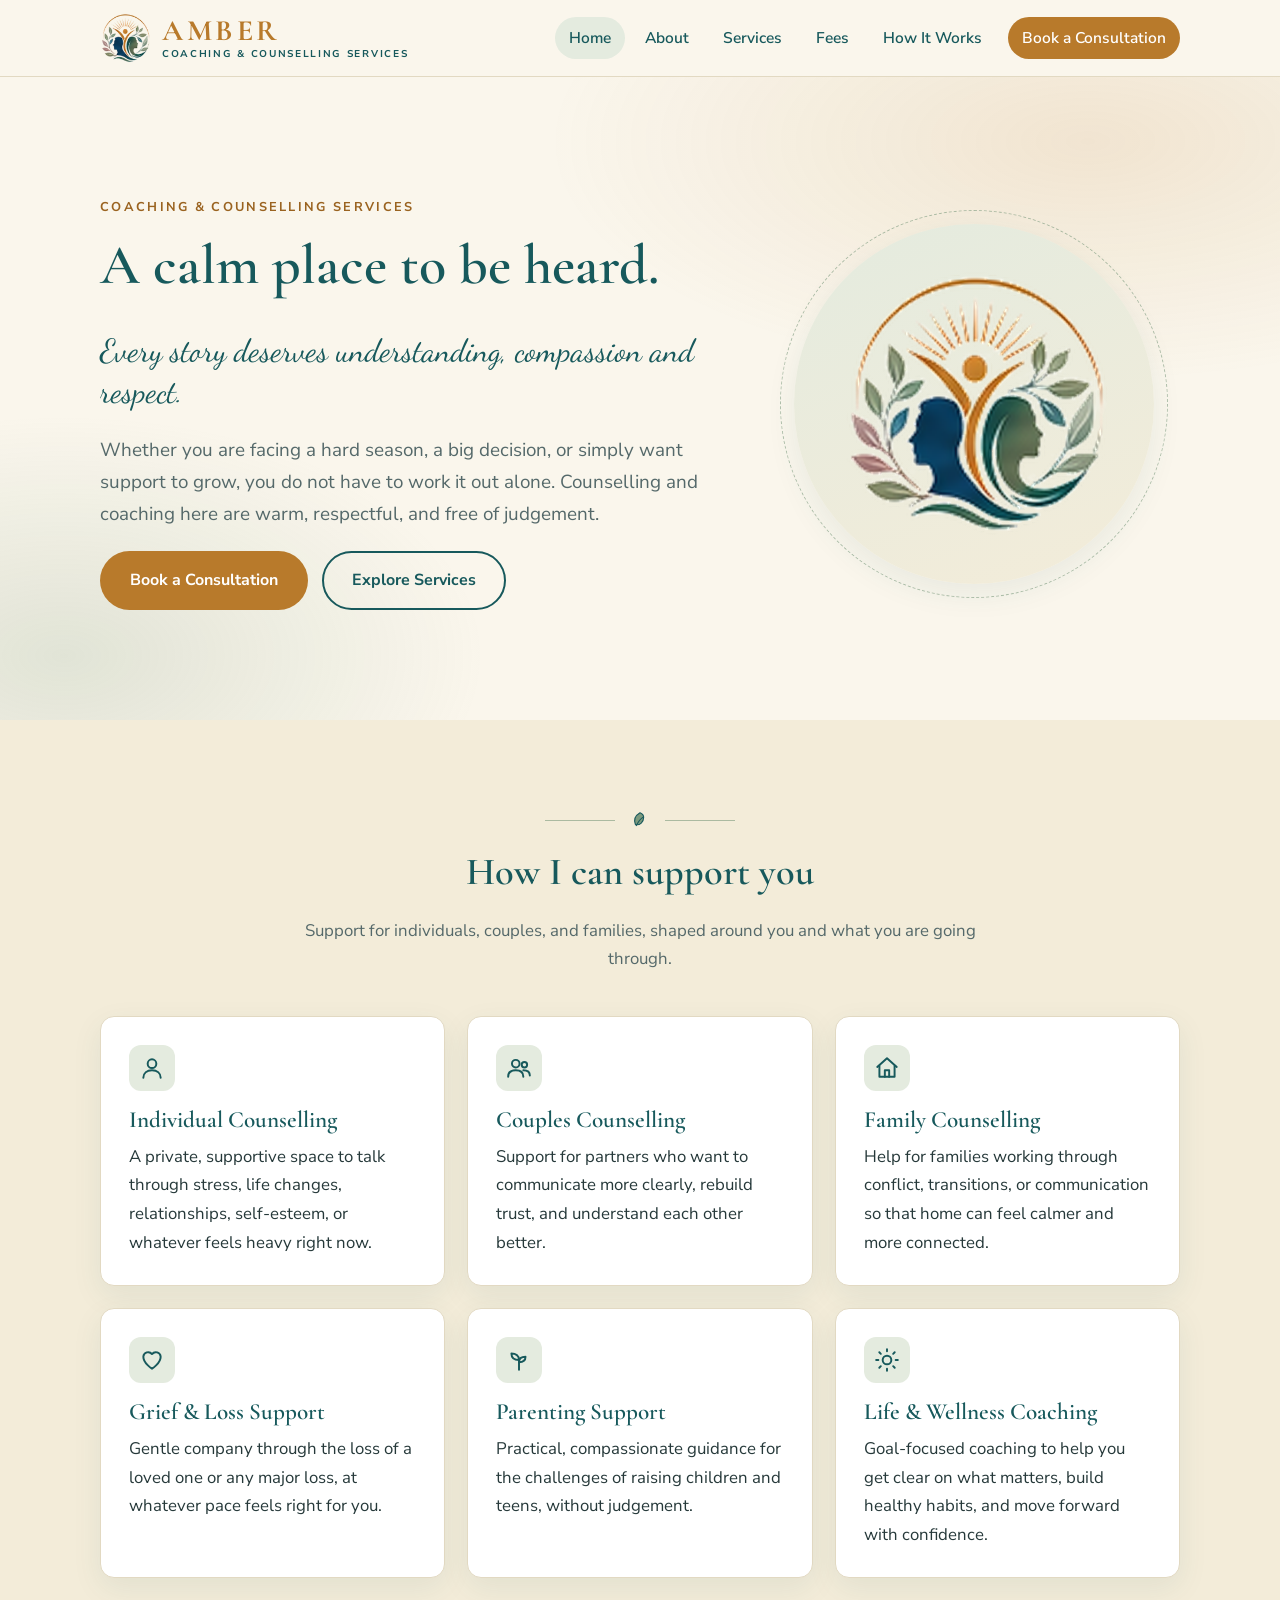
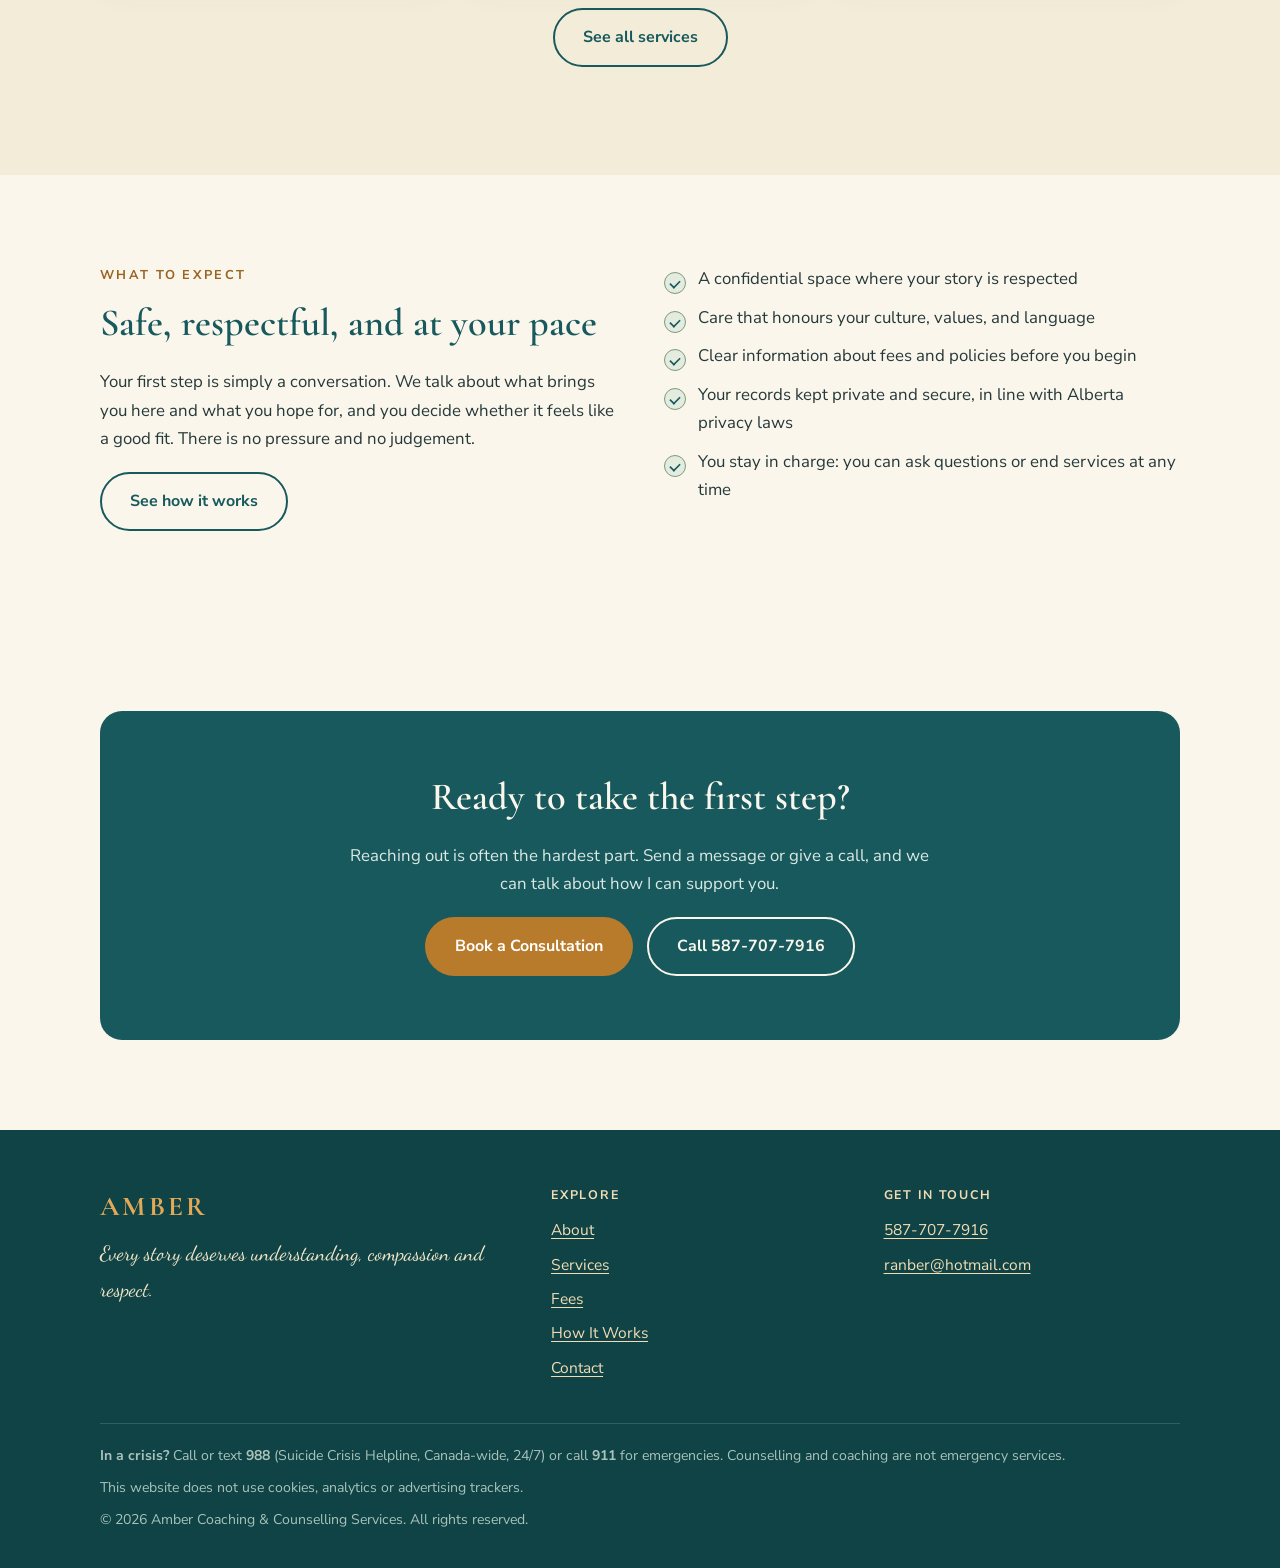
<file: index.html>
<!DOCTYPE html>
<html lang="en-CA">
<head>
  <meta charset="utf-8">
  <meta name="viewport" content="width=device-width, initial-scale=1">
  <title>Amber Coaching & Counselling Services</title>
  <meta name="description" content="Warm, respectful counselling and coaching for individuals, couples, and families. Every story deserves understanding, compassion and respect.">
  <meta name="theme-color" content="#17595c">
  <meta property="og:title" content="Amber Coaching & Counselling Services">
  <meta property="og:description" content="Warm, respectful counselling and coaching for individuals, couples, and families. Every story deserves understanding, compassion and respect.">
  <meta property="og:type" content="website">
  <link rel="icon" href="images/favicon.png" type="image/png">
  <link rel="preconnect" href="https://fonts.googleapis.com">
  <link rel="preconnect" href="https://fonts.gstatic.com" crossorigin>
  <link href="https://fonts.googleapis.com/css2?family=Cormorant+Garamond:wght@500;600;700&family=Dancing+Script:wght@500;600&family=Nunito+Sans:wght@400;600;700;800&display=swap" rel="stylesheet">
  <link rel="stylesheet" href="css/style.css">
</head>
<body>
  <a class="skip-link" href="#main">Skip to main content</a>

  <header class="site-header">
    <div class="container header-inner">
      <a class="brand" href="index.html" aria-label="Amber Coaching & Counselling Services - home">
        <img class="brand-mark" src="images/logo-emblem.png" alt="" width="46" height="48">
        <span class="brand-text">
          <span class="brand-name">AMBER</span>
          <span class="brand-sub">Coaching &amp; Counselling Services</span>
        </span>
      </a>
      <button class="nav-toggle" type="button" aria-expanded="false" aria-controls="site-nav">Menu</button>
      <nav class="site-nav" id="site-nav" aria-label="Main">
        <ul>
          <li><a href="index.html" aria-current="page">Home</a></li>
          <li><a href="about.html">About</a></li>
          <li><a href="services.html">Services</a></li>
          <li><a href="fees.html">Fees</a></li>
          <li><a href="how-it-works.html">How It Works</a></li>
          <li><a class="nav-cta" href="contact.html#request">Book a Consultation</a></li>
        </ul>
      </nav>
    </div>
  </header>

  <main id="main">

    <section class="hero">
      <div class="container hero-grid">
        <div>
          <p class="eyebrow">Coaching &amp; Counselling Services</p>
          <h1>A calm place to be heard.</h1>
          <p class="tagline">Every story deserves understanding, compassion and respect.</p>
          <p class="lead">Whether you are facing a hard season, a big decision, or simply want support to grow, you do not have to work it out alone. Counselling and coaching here are warm, respectful, and free of judgement.</p>
          <div class="btn-row">
            <a class="btn btn-primary" href="contact.html#request">Book a Consultation</a>
            <a class="btn btn-outline" href="services.html">Explore Services</a>
          </div>
        </div>
        <div class="hero-art"><img src="images/logo-emblem.png" alt="Amber Coaching &amp; Counselling Services emblem: a rising sun above two figures framed by leaves" width="290" height="300"></div>
      </div>
    </section>

    <section class="section-soft">
      <div class="container">
        <div class="section-head reveal">
          <div class="divider"><svg width="22" height="22" viewBox="0 0 24 24" aria-hidden="true"><path d="M12 3c-5 3-7 8-5 13 5 1 9-3 9-8 0-2-1.500-4-4-5z" fill="#7c9a7e" stroke="#17595c" stroke-width="1.2" stroke-linejoin="round"/><path d="M8 17c2-4 4-7 7-9" stroke="#17595c" stroke-width="1.2" fill="none" stroke-linecap="round"/></svg></div>
          <h2>How I can support you</h2>
          <p>Support for individuals, couples, and families, shaped around you and what you are going through.</p>
        </div>
        <div class="grid grid-3">
          <article class="card reveal">
            <div class="icon"><svg viewBox="0 0 24 24" fill="none" stroke="#17595c" stroke-width="1.8" stroke-linecap="round" stroke-linejoin="round" aria-hidden="true"><circle cx="12" cy="8" r="4"/><path d="M4 21c0-4.500 3.500-7 8-7s8 2.500 8 7"/></svg></div>
            <h3>Individual Counselling</h3>
            <p>A private, supportive space to talk through stress, life changes, relationships, self-esteem, or whatever feels heavy right now.</p>
          </article>
          <article class="card reveal">
            <div class="icon"><svg viewBox="0 0 24 24" fill="none" stroke="#17595c" stroke-width="1.8" stroke-linecap="round" stroke-linejoin="round" aria-hidden="true"><circle cx="9" cy="8" r="3.500"/><circle cx="17" cy="9" r="2.500"/><path d="M2 20c0-4 3-6 7-6s7 2 7 6M16 14c3.500 0 6 1.500 6 5"/></svg></div>
            <h3>Couples Counselling</h3>
            <p>Support for partners who want to communicate more clearly, rebuild trust, and understand each other better.</p>
          </article>
          <article class="card reveal">
            <div class="icon"><svg viewBox="0 0 24 24" fill="none" stroke="#17595c" stroke-width="1.8" stroke-linecap="round" stroke-linejoin="round" aria-hidden="true"><path d="M3 11l9-8 9 8"/><path d="M5 10v10h14V10"/><path d="M10 20v-6h4v6"/></svg></div>
            <h3>Family Counselling</h3>
            <p>Help for families working through conflict, transitions, or communication so that home can feel calmer and more connected.</p>
          </article>
          <article class="card reveal">
            <div class="icon"><svg viewBox="0 0 24 24" fill="none" stroke="#17595c" stroke-width="1.8" stroke-linecap="round" stroke-linejoin="round" aria-hidden="true"><path d="M12 20s-8-5-8-11a4.500 4.500 0 0 1 8-2.500A4.500 4.500 0 0 1 20 9c0 6-8 11-8 11z"/></svg></div>
            <h3>Grief &amp; Loss Support</h3>
            <p>Gentle company through the loss of a loved one or any major loss, at whatever pace feels right for you.</p>
          </article>
          <article class="card reveal">
            <div class="icon"><svg viewBox="0 0 24 24" fill="none" stroke="#17595c" stroke-width="1.8" stroke-linecap="round" stroke-linejoin="round" aria-hidden="true"><path d="M12 21v-9"/><path d="M12 12c0-4-3-6-7-6 0 4 3 6 7 6z"/><path d="M12 14c0-3 2-5 6-5 0 3-2 5-6 5z"/></svg></div>
            <h3>Parenting Support</h3>
            <p>Practical, compassionate guidance for the challenges of raising children and teens, without judgement.</p>
          </article>
          <article class="card reveal">
            <div class="icon"><svg viewBox="0 0 24 24" fill="none" stroke="#17595c" stroke-width="1.8" stroke-linecap="round" stroke-linejoin="round" aria-hidden="true"><circle cx="12" cy="12" r="4"/><path d="M12 2v2M12 20v2M4.900 4.900l1.400 1.400M17.700 17.700l1.400 1.400M2 12h2M20 12h2M4.900 19.100l1.400-1.400M17.700 6.300l1.400-1.400"/></svg></div>
            <h3>Life &amp; Wellness Coaching</h3>
            <p>Goal-focused coaching to help you get clear on what matters, build healthy habits, and move forward with confidence.</p>
          </article>
        </div>
        <p style="text-align:center;margin-top:30px"><a class="btn btn-outline" href="services.html">See all services</a></p>
      </div>
    </section>

    <section>
      <div class="container two-col">
        <div class="reveal">
          <div class="eyebrow">What to expect</div>
          <h2>Safe, respectful, and at your pace</h2>
          <p>Your first step is simply a conversation. We talk about what brings you here and what you hope for, and you decide whether it feels like a good fit. There is no pressure and no judgement.</p>
          <a class="btn btn-outline" href="how-it-works.html">See how it works</a>
        </div>
        <div class="reveal">
          <ul class="checklist">
            <li>A confidential space where your story is respected</li>
            <li>Care that honours your culture, values, and language</li>
            <li>Clear information about fees and policies before you begin</li>
            <li>Your records kept private and secure, in line with Alberta privacy laws</li>
            <li>You stay in charge: you can ask questions or end services at any time</li>
          </ul>
        </div>
      </div>
    </section>

    <section>
      <div class="container reveal">
        <div class="cta-band">
          <h2>Ready to take the first step?</h2>
          <p>Reaching out is often the hardest part. Send a message or give a call, and we can talk about how I can support you.</p>
          <div class="btn-row">
            <a class="btn btn-primary" href="contact.html#request">Book a Consultation</a>
            <a class="btn btn-outline" href="tel:+15877077916">Call 587-707-7916</a>
          </div>
        </div>
      </div>
    </section>
  </main>

  <footer class="site-footer">
    <div class="container">
      <div class="footer-grid">
        <div>
          <div class="footer-brand">AMBER</div>
          <p class="footer-tag">Every story deserves understanding, compassion and respect.</p>
        </div>
        <div>
          <h4>Explore</h4>
          <ul>
            <li><a href="about.html">About</a></li>
            <li><a href="services.html">Services</a></li>
            <li><a href="fees.html">Fees</a></li>
            <li><a href="how-it-works.html">How It Works</a></li>
            <li><a href="contact.html">Contact</a></li>
          </ul>
        </div>
        <div>
          <h4>Get in touch</h4>
          <ul>
            <li><a href="tel:+15877077916">587-707-7916</a></li>
            <li><a href="mailto:ranber@hotmail.com">ranber@hotmail.com</a></li>
          </ul>
        </div>
      </div>
      <div class="footer-bottom">
        <p><strong>In a crisis?</strong> Call or text <strong>988</strong> (Suicide Crisis Helpline, Canada-wide, 24/7) or call <strong>911</strong> for emergencies. Counselling and coaching are not emergency services.</p>
        <p>This website does not use cookies, analytics or advertising trackers.</p>
        <p>&copy; <span id="year">2026</span> Amber Coaching & Counselling Services. All rights reserved.</p>
      </div>
    </div>
  </footer>

  <script src="js/main.js"></script>
</body>
</html>
</file>
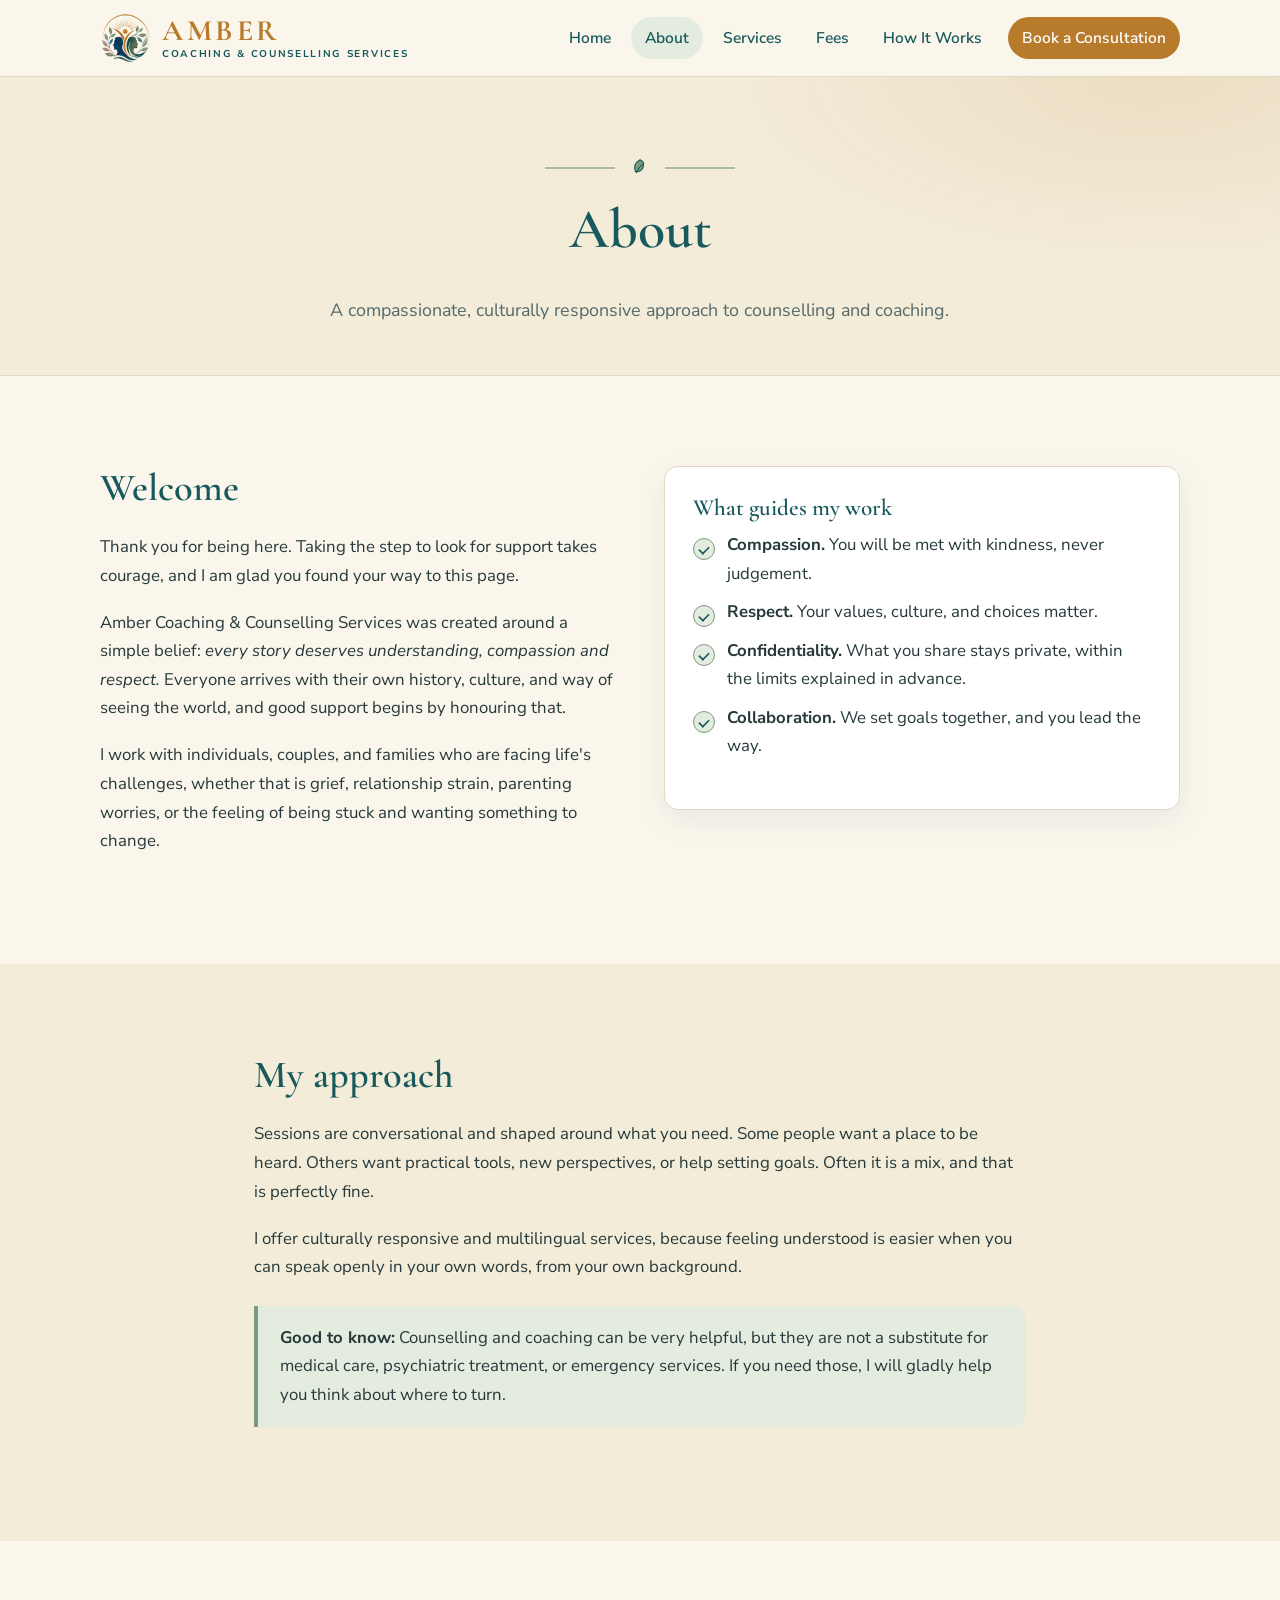
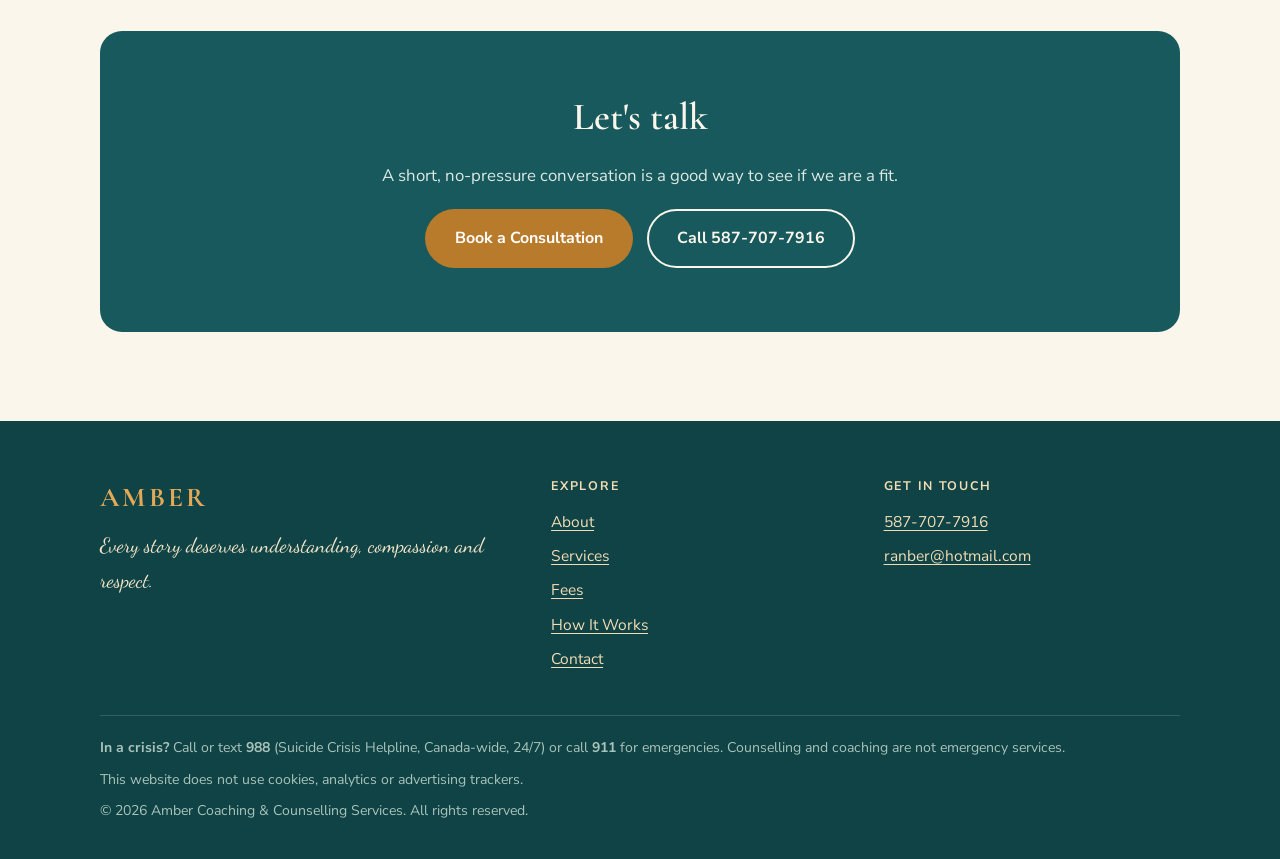
<file: about.html>
<!DOCTYPE html>
<html lang="en-CA">
<head>
  <meta charset="utf-8">
  <meta name="viewport" content="width=device-width, initial-scale=1">
  <title>About | Amber Coaching & Counselling Services</title>
  <meta name="description" content="Meet Amber Coaching & Counselling Services: a compassionate, culturally responsive approach to counselling and coaching.">
  <meta name="theme-color" content="#17595c">
  <meta property="og:title" content="About | Amber Coaching & Counselling Services">
  <meta property="og:description" content="Meet Amber Coaching & Counselling Services: a compassionate, culturally responsive approach to counselling and coaching.">
  <meta property="og:type" content="website">
  <link rel="icon" href="images/favicon.png" type="image/png">
  <link rel="preconnect" href="https://fonts.googleapis.com">
  <link rel="preconnect" href="https://fonts.gstatic.com" crossorigin>
  <link href="https://fonts.googleapis.com/css2?family=Cormorant+Garamond:wght@500;600;700&family=Dancing+Script:wght@500;600&family=Nunito+Sans:wght@400;600;700;800&display=swap" rel="stylesheet">
  <link rel="stylesheet" href="css/style.css">
</head>
<body>
  <a class="skip-link" href="#main">Skip to main content</a>

  <header class="site-header">
    <div class="container header-inner">
      <a class="brand" href="index.html" aria-label="Amber Coaching & Counselling Services - home">
        <img class="brand-mark" src="images/logo-emblem.png" alt="" width="46" height="48">
        <span class="brand-text">
          <span class="brand-name">AMBER</span>
          <span class="brand-sub">Coaching &amp; Counselling Services</span>
        </span>
      </a>
      <button class="nav-toggle" type="button" aria-expanded="false" aria-controls="site-nav">Menu</button>
      <nav class="site-nav" id="site-nav" aria-label="Main">
        <ul>
          <li><a href="index.html">Home</a></li>
          <li><a href="about.html" aria-current="page">About</a></li>
          <li><a href="services.html">Services</a></li>
          <li><a href="fees.html">Fees</a></li>
          <li><a href="how-it-works.html">How It Works</a></li>
          <li><a class="nav-cta" href="contact.html#request">Book a Consultation</a></li>
        </ul>
      </nav>
    </div>
  </header>

  <main id="main">
    <section class="page-banner" style="padding-bottom:clamp(30px,5vw,50px)">
      <div class="container">
        <div class="divider"><svg width="22" height="22" viewBox="0 0 24 24" aria-hidden="true"><path d="M12 3c-5 3-7 8-5 13 5 1 9-3 9-8 0-2-1.500-4-4-5z" fill="#7c9a7e" stroke="#17595c" stroke-width="1.2" stroke-linejoin="round"/><path d="M8 17c2-4 4-7 7-9" stroke="#17595c" stroke-width="1.2" fill="none" stroke-linecap="round"/></svg></div>
        <h1>About</h1>
        <p>A compassionate, culturally responsive approach to counselling and coaching.</p>
      </div>
    </section>
    <section>
      <div class="container two-col">
        <div class="prose reveal">
          <h2>Welcome</h2>
          <p>Thank you for being here. Taking the step to look for support takes courage, and I am glad you found your way to this page.</p>
          <p>Amber Coaching &amp; Counselling Services was created around a simple belief: <em>every story deserves understanding, compassion and respect.</em> Everyone arrives with their own history, culture, and way of seeing the world, and good support begins by honouring that.</p>
          <p>I work with individuals, couples, and families who are facing life's challenges, whether that is grief, relationship strain, parenting worries, or the feeling of being stuck and wanting something to change.</p>
          <!-- TODO for owner: add a short personal paragraph here (background, training, why she does this work). -->
        </div>
        <aside class="card reveal">
          <h3>What guides my work</h3>
          <ul class="checklist">
            <li><strong>Compassion.</strong> You will be met with kindness, never judgement.</li>
            <li><strong>Respect.</strong> Your values, culture, and choices matter.</li>
            <li><strong>Confidentiality.</strong> What you share stays private, within the limits explained in advance.</li>
            <li><strong>Collaboration.</strong> We set goals together, and you lead the way.</li>
          </ul>
        </aside>
      </div>
    </section>

    <section class="section-soft">
      <div class="container prose reveal">
        <h2>My approach</h2>
        <p>Sessions are conversational and shaped around what you need. Some people want a place to be heard. Others want practical tools, new perspectives, or help setting goals. Often it is a mix, and that is perfectly fine.</p>
        <p>I offer culturally responsive and multilingual services, because feeling understood is easier when you can speak openly in your own words, from your own background.</p>
        <div class="note">
          <p><strong>Good to know:</strong> Counselling and coaching can be very helpful, but they are not a substitute for medical care, psychiatric treatment, or emergency services. If you need those, I will gladly help you think about where to turn.</p>
        </div>
        <!-- TODO for owner: add credentials / professional registration details here (builds trust and may be required by her regulatory body). -->
      </div>
    </section>

    <section>
      <div class="container reveal">
        <div class="cta-band">
          <h2>Let's talk</h2>
          <p>A short, no-pressure conversation is a good way to see if we are a fit.</p>
          <div class="btn-row">
            <a class="btn btn-primary" href="contact.html#request">Book a Consultation</a>
            <a class="btn btn-outline" href="tel:+15877077916">Call 587-707-7916</a>
          </div>
        </div>
      </div>
    </section>
  </main>

  <footer class="site-footer">
    <div class="container">
      <div class="footer-grid">
        <div>
          <div class="footer-brand">AMBER</div>
          <p class="footer-tag">Every story deserves understanding, compassion and respect.</p>
        </div>
        <div>
          <h4>Explore</h4>
          <ul>
            <li><a href="about.html">About</a></li>
            <li><a href="services.html">Services</a></li>
            <li><a href="fees.html">Fees</a></li>
            <li><a href="how-it-works.html">How It Works</a></li>
            <li><a href="contact.html">Contact</a></li>
          </ul>
        </div>
        <div>
          <h4>Get in touch</h4>
          <ul>
            <li><a href="tel:+15877077916">587-707-7916</a></li>
            <li><a href="mailto:ranber@hotmail.com">ranber@hotmail.com</a></li>
          </ul>
        </div>
      </div>
      <div class="footer-bottom">
        <p><strong>In a crisis?</strong> Call or text <strong>988</strong> (Suicide Crisis Helpline, Canada-wide, 24/7) or call <strong>911</strong> for emergencies. Counselling and coaching are not emergency services.</p>
        <p>This website does not use cookies, analytics or advertising trackers.</p>
        <p>&copy; <span id="year">2026</span> Amber Coaching & Counselling Services. All rights reserved.</p>
      </div>
    </div>
  </footer>

  <script src="js/main.js"></script>
</body>
</html>
</file>
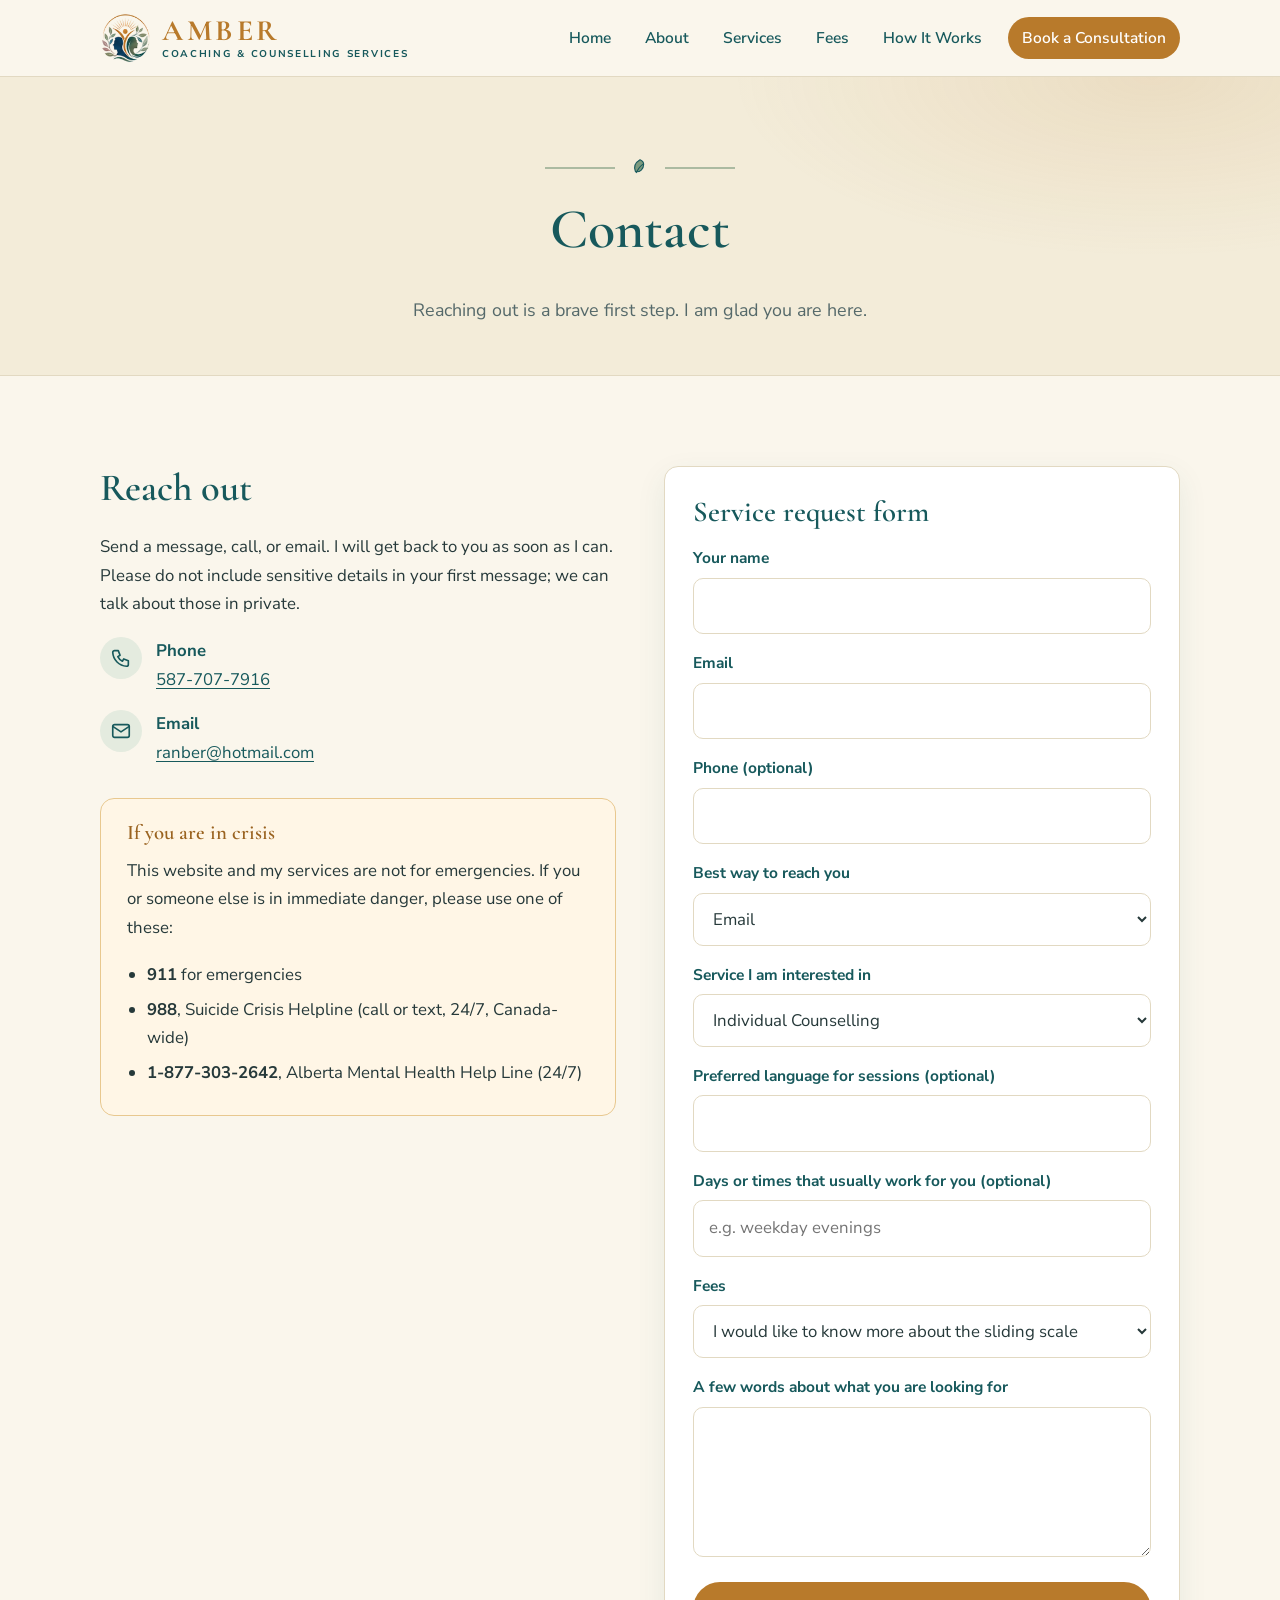
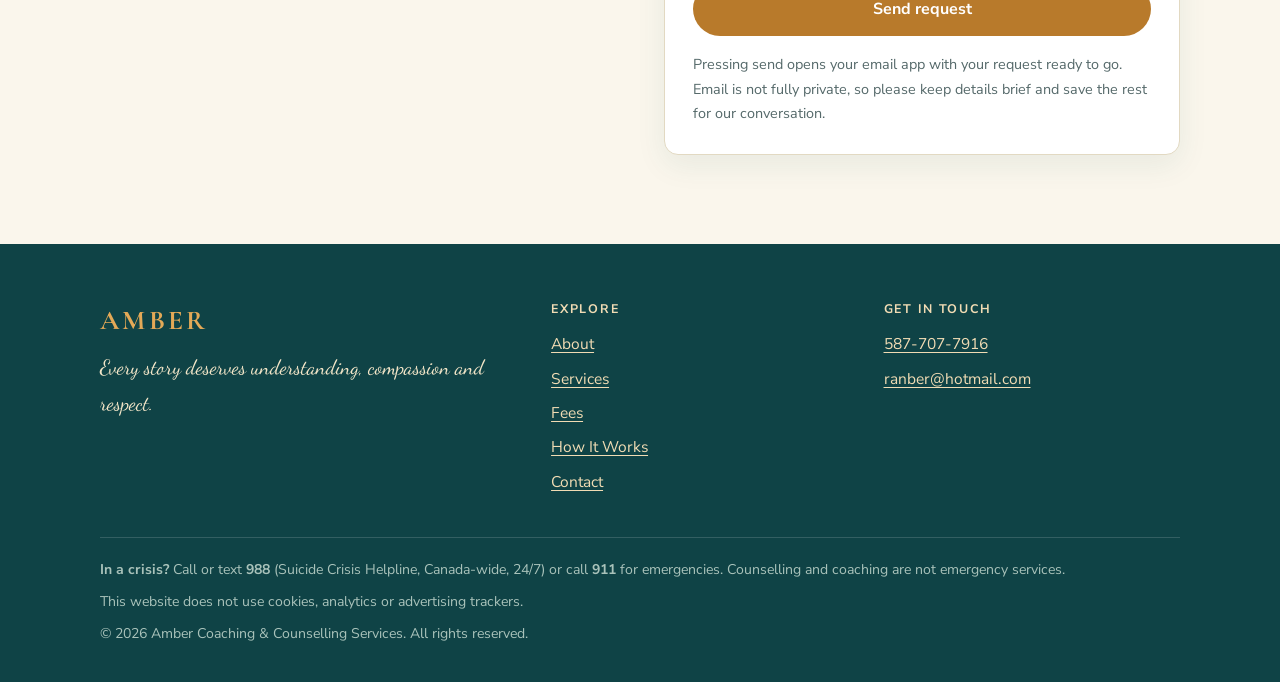
<file: contact.html>
<!DOCTYPE html>
<html lang="en-CA">
<head>
  <meta charset="utf-8">
  <meta name="viewport" content="width=device-width, initial-scale=1">
  <title>Contact | Amber Coaching & Counselling Services</title>
  <meta name="description" content="Book a consultation or get in touch with Amber Coaching & Counselling Services.">
  <meta name="theme-color" content="#17595c">
  <meta property="og:title" content="Contact | Amber Coaching & Counselling Services">
  <meta property="og:description" content="Book a consultation or get in touch with Amber Coaching & Counselling Services.">
  <meta property="og:type" content="website">
  <link rel="icon" href="images/favicon.png" type="image/png">
  <link rel="preconnect" href="https://fonts.googleapis.com">
  <link rel="preconnect" href="https://fonts.gstatic.com" crossorigin>
  <link href="https://fonts.googleapis.com/css2?family=Cormorant+Garamond:wght@500;600;700&family=Dancing+Script:wght@500;600&family=Nunito+Sans:wght@400;600;700;800&display=swap" rel="stylesheet">
  <link rel="stylesheet" href="css/style.css">
</head>
<body>
  <a class="skip-link" href="#main">Skip to main content</a>

  <header class="site-header">
    <div class="container header-inner">
      <a class="brand" href="index.html" aria-label="Amber Coaching & Counselling Services - home">
        <img class="brand-mark" src="images/logo-emblem.png" alt="" width="46" height="48">
        <span class="brand-text">
          <span class="brand-name">AMBER</span>
          <span class="brand-sub">Coaching &amp; Counselling Services</span>
        </span>
      </a>
      <button class="nav-toggle" type="button" aria-expanded="false" aria-controls="site-nav">Menu</button>
      <nav class="site-nav" id="site-nav" aria-label="Main">
        <ul>
          <li><a href="index.html">Home</a></li>
          <li><a href="about.html">About</a></li>
          <li><a href="services.html">Services</a></li>
          <li><a href="fees.html">Fees</a></li>
          <li><a href="how-it-works.html">How It Works</a></li>
          <li><a class="nav-cta" href="contact.html#request" aria-current="page">Book a Consultation</a></li>
        </ul>
      </nav>
    </div>
  </header>

  <main id="main">
    <section class="page-banner" style="padding-bottom:clamp(30px,5vw,50px)">
      <div class="container">
        <div class="divider"><svg width="22" height="22" viewBox="0 0 24 24" aria-hidden="true"><path d="M12 3c-5 3-7 8-5 13 5 1 9-3 9-8 0-2-1.500-4-4-5z" fill="#7c9a7e" stroke="#17595c" stroke-width="1.2" stroke-linejoin="round"/><path d="M8 17c2-4 4-7 7-9" stroke="#17595c" stroke-width="1.2" fill="none" stroke-linecap="round"/></svg></div>
        <h1>Contact</h1>
        <p>Reaching out is a brave first step. I am glad you are here.</p>
      </div>
    </section>
    <section>
      <div class="container two-col">
        <div class="reveal">
          <h2>Reach out</h2>
          <p>Send a message, call, or email. I will get back to you as soon as I can. Please do not include sensitive details in your first message; we can talk about those in private.</p>
          <ul class="contact-list">
            <li>
              <span class="icon"><svg viewBox="0 0 24 24" fill="none" stroke="#17595c" stroke-width="1.8" stroke-linecap="round" stroke-linejoin="round" aria-hidden="true"><path d="M5 4h4l2 5-2.500 1.500a11 11 0 0 0 5 5L15 13l5 2v4a2 2 0 0 1-2 2A16 16 0 0 1 3 6a2 2 0 0 1 2-2z"/></svg></span>
              <div><strong>Phone</strong><a href="tel:+15877077916">587-707-7916</a></div>
            </li>
            <li>
              <span class="icon"><svg viewBox="0 0 24 24" fill="none" stroke="#17595c" stroke-width="1.8" stroke-linecap="round" stroke-linejoin="round" aria-hidden="true"><rect x="3" y="5" width="18" height="14" rx="2"/><path d="m3 7 9 6 9-6"/></svg></span>
              <div><strong>Email</strong><a href="mailto:ranber@hotmail.com">ranber@hotmail.com</a></div>
            </li>
          </ul>
          <div class="crisis" style="margin-top:30px">
            <h3>If you are in crisis</h3>
            <p>This website and my services are not for emergencies. If you or someone else is in immediate danger, please use one of these:</p>
            <ul>
              <li><strong>911</strong> for emergencies</li>
              <li><strong>988</strong>, Suicide Crisis Helpline (call or text, 24/7, Canada-wide)</li>
              <li><strong>1-877-303-2642</strong>, Alberta Mental Health Help Line (24/7)</li>
            </ul>
          </div>
        </div>

        <div class="card reveal">
          <h2 style="font-size:1.8rem" id="request">Service request form</h2>
          <form id="contact-form" data-to="ranber@hotmail.com">
            <div>
              <label for="name">Your name</label>
              <input id="name" name="Name" type="text" autocomplete="name" required>
            </div>
            <div>
              <label for="email">Email</label>
              <input id="email" name="Email" type="email" autocomplete="email" required>
            </div>
            <div>
              <label for="phone">Phone (optional)</label>
              <input id="phone" name="Phone" type="tel" autocomplete="tel">
            </div>
            <div>
              <label for="contact-method">Best way to reach you</label>
              <select id="contact-method" name="Preferred contact method">
                <option>Email</option>
                <option>Phone call</option>
                <option>Either is fine</option>
              </select>
            </div>
            <div>
              <label for="topic">Service I am interested in</label>
              <select id="topic" name="Service requested">
                <option>Individual Counselling</option>
                <option>Couples Counselling</option>
                <option>Family Counselling</option>
                <option>Grief &amp; Loss Support</option>
                <option>Parenting Support</option>
                <option>Life &amp; Wellness Coaching</option>
                <option>Culturally Responsive / Multilingual Services</option>
                <option>Not sure yet</option>
              </select>
            </div>
            <div>
              <label for="language">Preferred language for sessions (optional)</label>
              <input id="language" name="Preferred language" type="text">
            </div>
            <div>
              <label for="times">Days or times that usually work for you (optional)</label>
              <input id="times" name="Best days/times" type="text" placeholder="e.g. weekday evenings">
            </div>
            <div>
              <label for="fee">Fees</label>
              <select id="fee" name="Fee question">
                <option>I would like to know more about the sliding scale</option>
                <option>I would like to discuss a reduced fee</option>
                <option>I have no questions about fees</option>
              </select>
            </div>
            <div>
              <label for="message">A few words about what you are looking for</label>
              <textarea id="message" name="Message" required></textarea>
            </div>
            <button class="btn btn-primary" type="submit">Send request</button>
            <p class="form-hint">Pressing send opens your email app with your request ready to go. Email is not fully private, so please keep details brief and save the rest for our conversation.</p>
            <p id="form-ok" class="note" hidden>Thank you! Your email app should now be open. Please press send there to finish.</p>
          </form>
        </div>
      </div>
    </section>
  </main>

  <footer class="site-footer">
    <div class="container">
      <div class="footer-grid">
        <div>
          <div class="footer-brand">AMBER</div>
          <p class="footer-tag">Every story deserves understanding, compassion and respect.</p>
        </div>
        <div>
          <h4>Explore</h4>
          <ul>
            <li><a href="about.html">About</a></li>
            <li><a href="services.html">Services</a></li>
            <li><a href="fees.html">Fees</a></li>
            <li><a href="how-it-works.html">How It Works</a></li>
            <li><a href="contact.html">Contact</a></li>
          </ul>
        </div>
        <div>
          <h4>Get in touch</h4>
          <ul>
            <li><a href="tel:+15877077916">587-707-7916</a></li>
            <li><a href="mailto:ranber@hotmail.com">ranber@hotmail.com</a></li>
          </ul>
        </div>
      </div>
      <div class="footer-bottom">
        <p><strong>In a crisis?</strong> Call or text <strong>988</strong> (Suicide Crisis Helpline, Canada-wide, 24/7) or call <strong>911</strong> for emergencies. Counselling and coaching are not emergency services.</p>
        <p>This website does not use cookies, analytics or advertising trackers.</p>
        <p>&copy; <span id="year">2026</span> Amber Coaching & Counselling Services. All rights reserved.</p>
      </div>
    </div>
  </footer>

  <script src="js/main.js"></script>
</body>
</html>
</file>
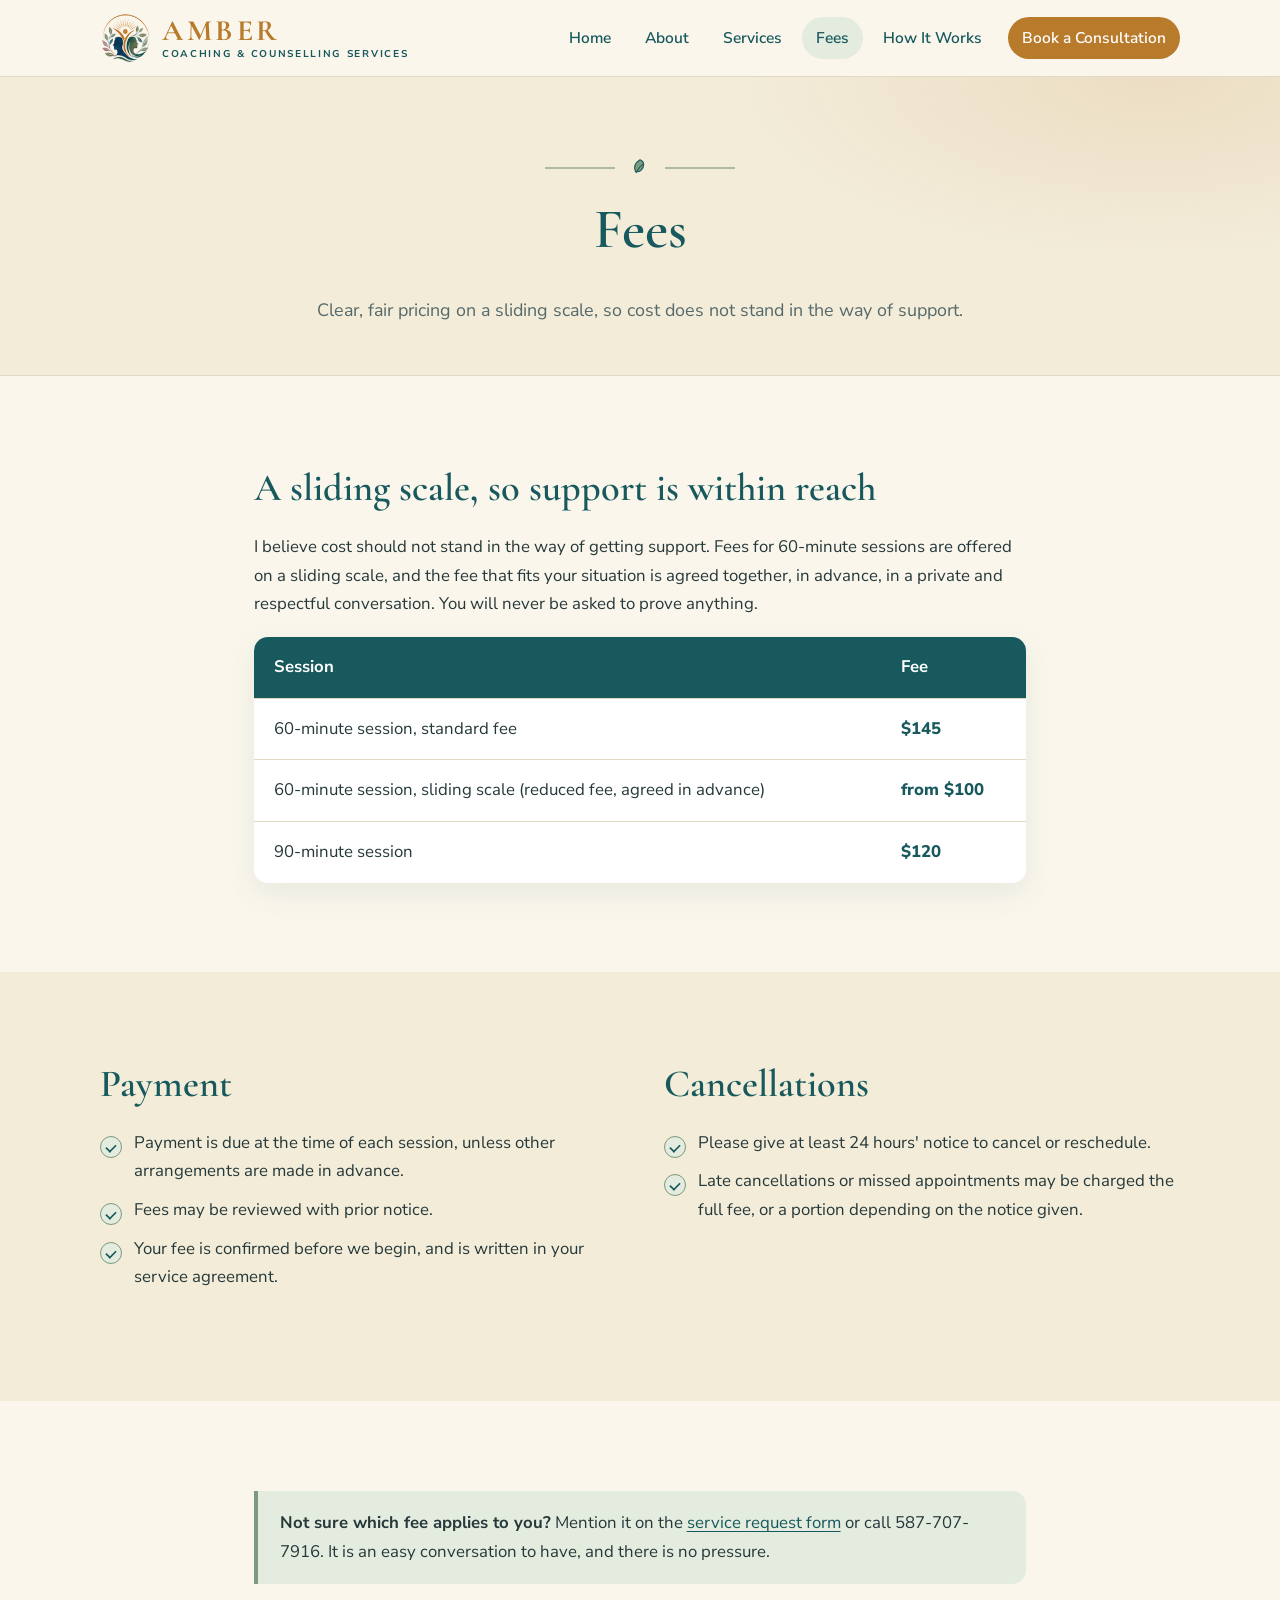
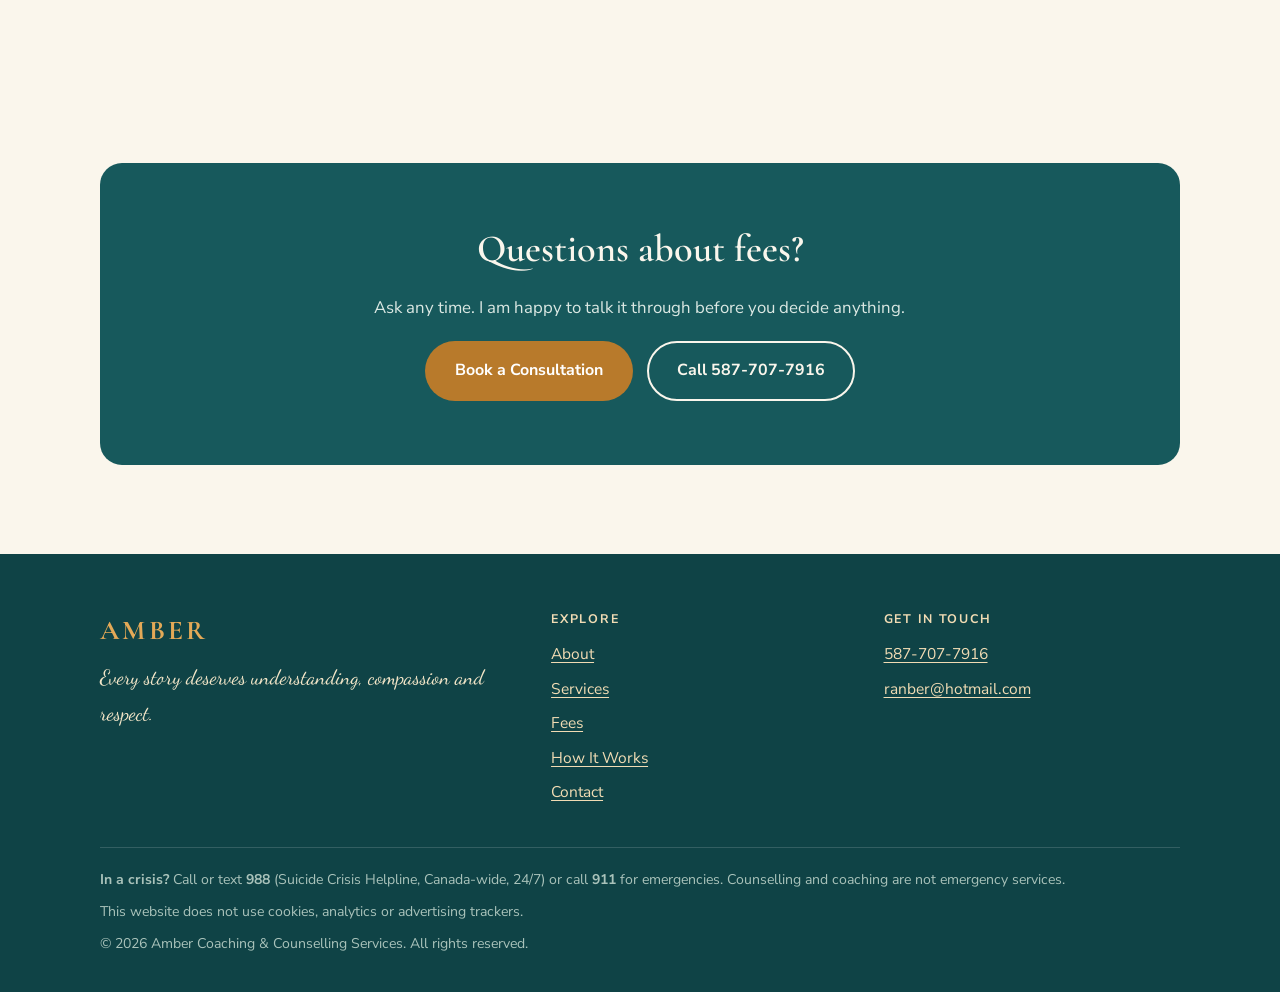
<file: fees.html>
<!DOCTYPE html>
<html lang="en-CA">
<head>
  <meta charset="utf-8">
  <meta name="viewport" content="width=device-width, initial-scale=1">
  <title>Fees | Amber Coaching & Counselling Services</title>
  <meta name="description" content="Sliding scale counselling fees at Amber Coaching & Counselling Services, plus payment and cancellation details.">
  <meta name="theme-color" content="#17595c">
  <meta property="og:title" content="Fees | Amber Coaching & Counselling Services">
  <meta property="og:description" content="Sliding scale counselling fees at Amber Coaching & Counselling Services, plus payment and cancellation details.">
  <meta property="og:type" content="website">
  <link rel="icon" href="images/favicon.png" type="image/png">
  <link rel="preconnect" href="https://fonts.googleapis.com">
  <link rel="preconnect" href="https://fonts.gstatic.com" crossorigin>
  <link href="https://fonts.googleapis.com/css2?family=Cormorant+Garamond:wght@500;600;700&family=Dancing+Script:wght@500;600&family=Nunito+Sans:wght@400;600;700;800&display=swap" rel="stylesheet">
  <link rel="stylesheet" href="css/style.css">
</head>
<body>
  <a class="skip-link" href="#main">Skip to main content</a>

  <header class="site-header">
    <div class="container header-inner">
      <a class="brand" href="index.html" aria-label="Amber Coaching & Counselling Services - home">
        <img class="brand-mark" src="images/logo-emblem.png" alt="" width="46" height="48">
        <span class="brand-text">
          <span class="brand-name">AMBER</span>
          <span class="brand-sub">Coaching &amp; Counselling Services</span>
        </span>
      </a>
      <button class="nav-toggle" type="button" aria-expanded="false" aria-controls="site-nav">Menu</button>
      <nav class="site-nav" id="site-nav" aria-label="Main">
        <ul>
          <li><a href="index.html">Home</a></li>
          <li><a href="about.html">About</a></li>
          <li><a href="services.html">Services</a></li>
          <li><a href="fees.html" aria-current="page">Fees</a></li>
          <li><a href="how-it-works.html">How It Works</a></li>
          <li><a class="nav-cta" href="contact.html#request">Book a Consultation</a></li>
        </ul>
      </nav>
    </div>
  </header>

  <main id="main">
    <section class="page-banner" style="padding-bottom:clamp(30px,5vw,50px)">
      <div class="container">
        <div class="divider"><svg width="22" height="22" viewBox="0 0 24 24" aria-hidden="true"><path d="M12 3c-5 3-7 8-5 13 5 1 9-3 9-8 0-2-1.500-4-4-5z" fill="#7c9a7e" stroke="#17595c" stroke-width="1.2" stroke-linejoin="round"/><path d="M8 17c2-4 4-7 7-9" stroke="#17595c" stroke-width="1.2" fill="none" stroke-linecap="round"/></svg></div>
        <h1>Fees</h1>
        <p>Clear, fair pricing on a sliding scale, so cost does not stand in the way of support.</p>
      </div>
    </section>
    <section>
      <div class="container prose">
        <div class="reveal">
          <h2>A sliding scale, so support is within reach</h2>
          <p>I believe cost should not stand in the way of getting support. Fees for 60-minute sessions are offered on a sliding scale, and the fee that fits your situation is agreed together, in advance, in a private and respectful conversation. You will never be asked to prove anything.</p>
          <table class="fee-table">
            <thead><tr><th scope="col">Session</th><th scope="col">Fee</th></tr></thead>
            <tbody>
              <tr><td>60-minute session, standard fee</td><td>$145</td></tr>
              <tr><td>60-minute session, sliding scale (reduced fee, agreed in advance)</td><td>from $100</td></tr>
              <tr><td>90-minute session</td><td>$120</td></tr>
            </tbody>
          </table>
        </div>
      </div>
    </section>

    <section class="section-soft">
      <div class="container two-col">
        <div class="reveal">
          <h2>Payment</h2>
          <ul class="checklist">
            <li>Payment is due at the time of each session, unless other arrangements are made in advance.</li>
            <li>Fees may be reviewed with prior notice.</li>
            <li>Your fee is confirmed before we begin, and is written in your service agreement.</li>
          </ul>
        </div>
        <div class="reveal">
          <h2>Cancellations</h2>
          <ul class="checklist">
            <li>Please give at least 24 hours' notice to cancel or reschedule.</li>
            <li>Late cancellations or missed appointments may be charged the full fee, or a portion depending on the notice given.</li>
          </ul>
        </div>
      </div>
    </section>

    <section>
      <div class="container prose reveal">
        <div class="note" style="margin:0">
          <p><strong>Not sure which fee applies to you?</strong> Mention it on the <a href="contact.html">service request form</a> or call 587-707-7916. It is an easy conversation to have, and there is no pressure.</p>
        </div>
      </div>
    </section>

    <section>
      <div class="container reveal">
        <div class="cta-band">
          <h2>Questions about fees?</h2>
          <p>Ask any time. I am happy to talk it through before you decide anything.</p>
          <div class="btn-row">
            <a class="btn btn-primary" href="contact.html#request">Book a Consultation</a>
            <a class="btn btn-outline" href="tel:+15877077916">Call 587-707-7916</a>
          </div>
        </div>
      </div>
    </section>
  </main>

  <footer class="site-footer">
    <div class="container">
      <div class="footer-grid">
        <div>
          <div class="footer-brand">AMBER</div>
          <p class="footer-tag">Every story deserves understanding, compassion and respect.</p>
        </div>
        <div>
          <h4>Explore</h4>
          <ul>
            <li><a href="about.html">About</a></li>
            <li><a href="services.html">Services</a></li>
            <li><a href="fees.html">Fees</a></li>
            <li><a href="how-it-works.html">How It Works</a></li>
            <li><a href="contact.html">Contact</a></li>
          </ul>
        </div>
        <div>
          <h4>Get in touch</h4>
          <ul>
            <li><a href="tel:+15877077916">587-707-7916</a></li>
            <li><a href="mailto:ranber@hotmail.com">ranber@hotmail.com</a></li>
          </ul>
        </div>
      </div>
      <div class="footer-bottom">
        <p><strong>In a crisis?</strong> Call or text <strong>988</strong> (Suicide Crisis Helpline, Canada-wide, 24/7) or call <strong>911</strong> for emergencies. Counselling and coaching are not emergency services.</p>
        <p>This website does not use cookies, analytics or advertising trackers.</p>
        <p>&copy; <span id="year">2026</span> Amber Coaching & Counselling Services. All rights reserved.</p>
      </div>
    </div>
  </footer>

  <script src="js/main.js"></script>
</body>
</html>
</file>
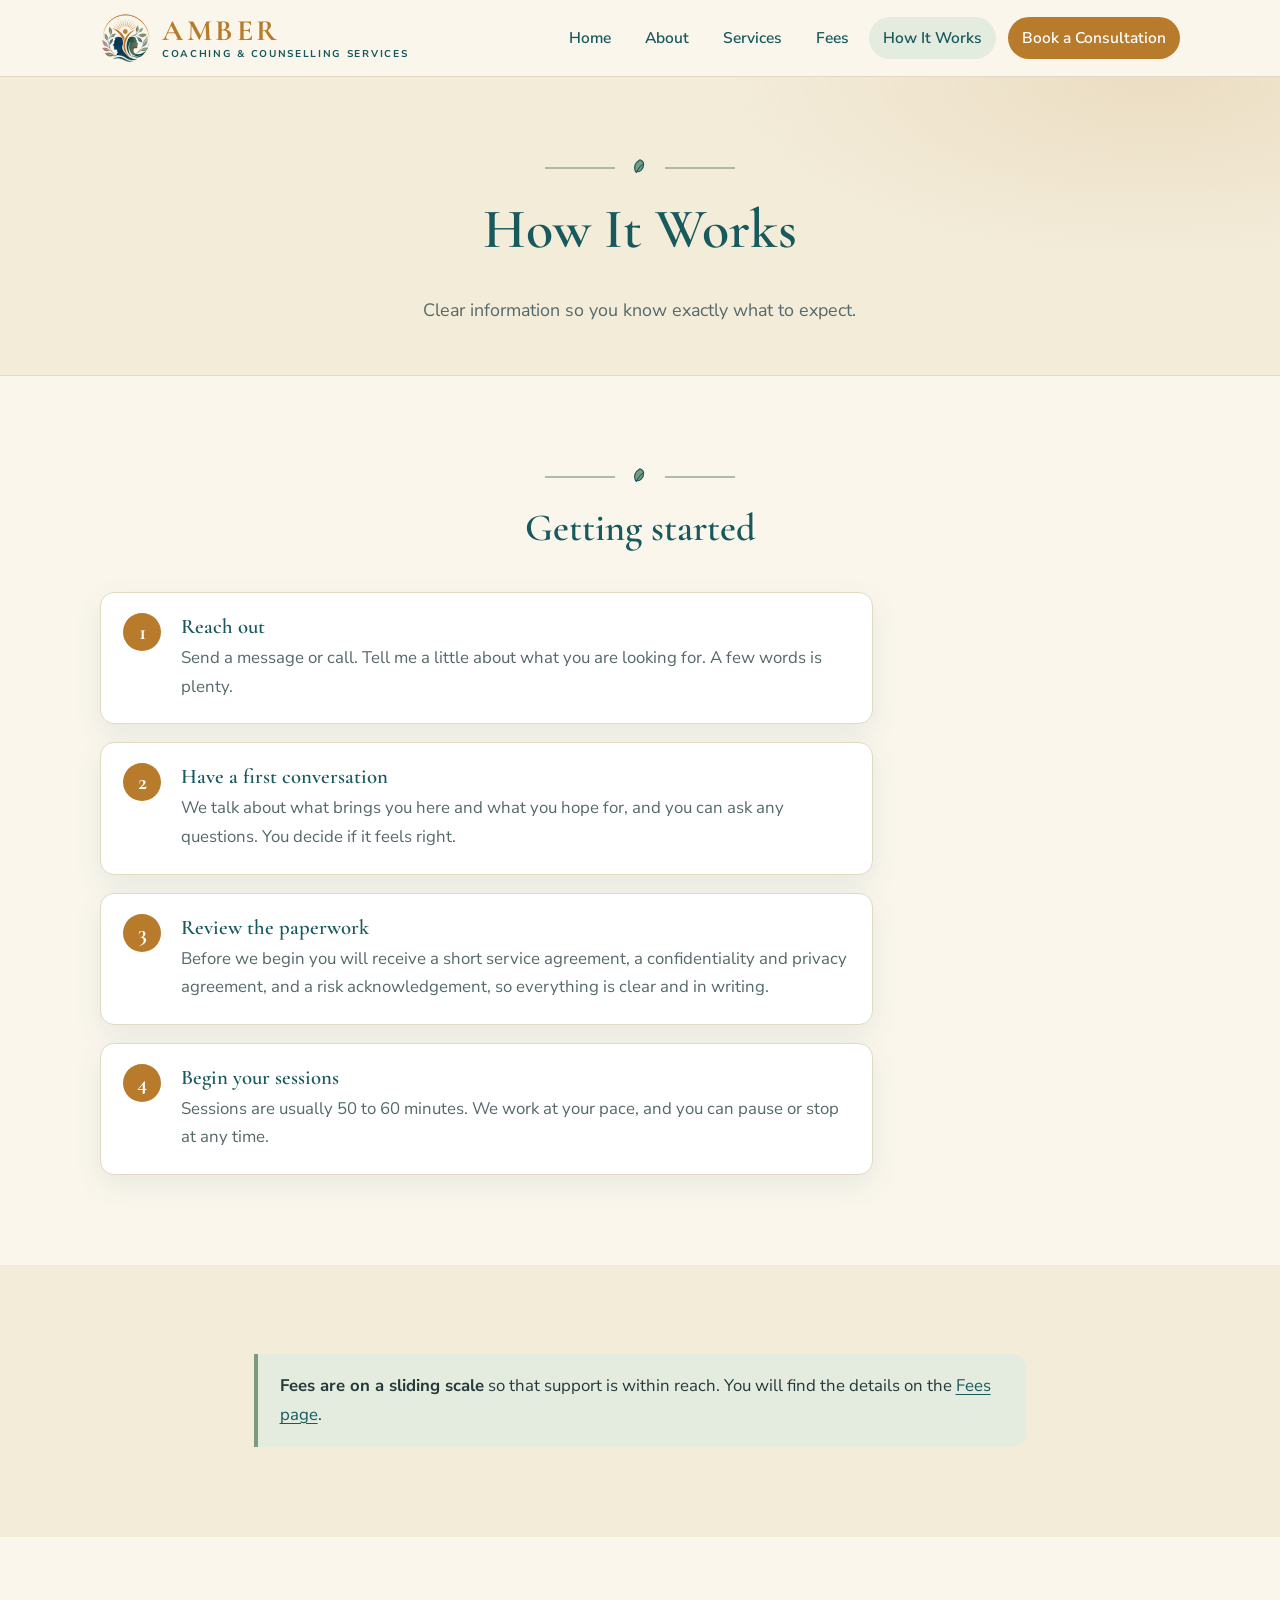
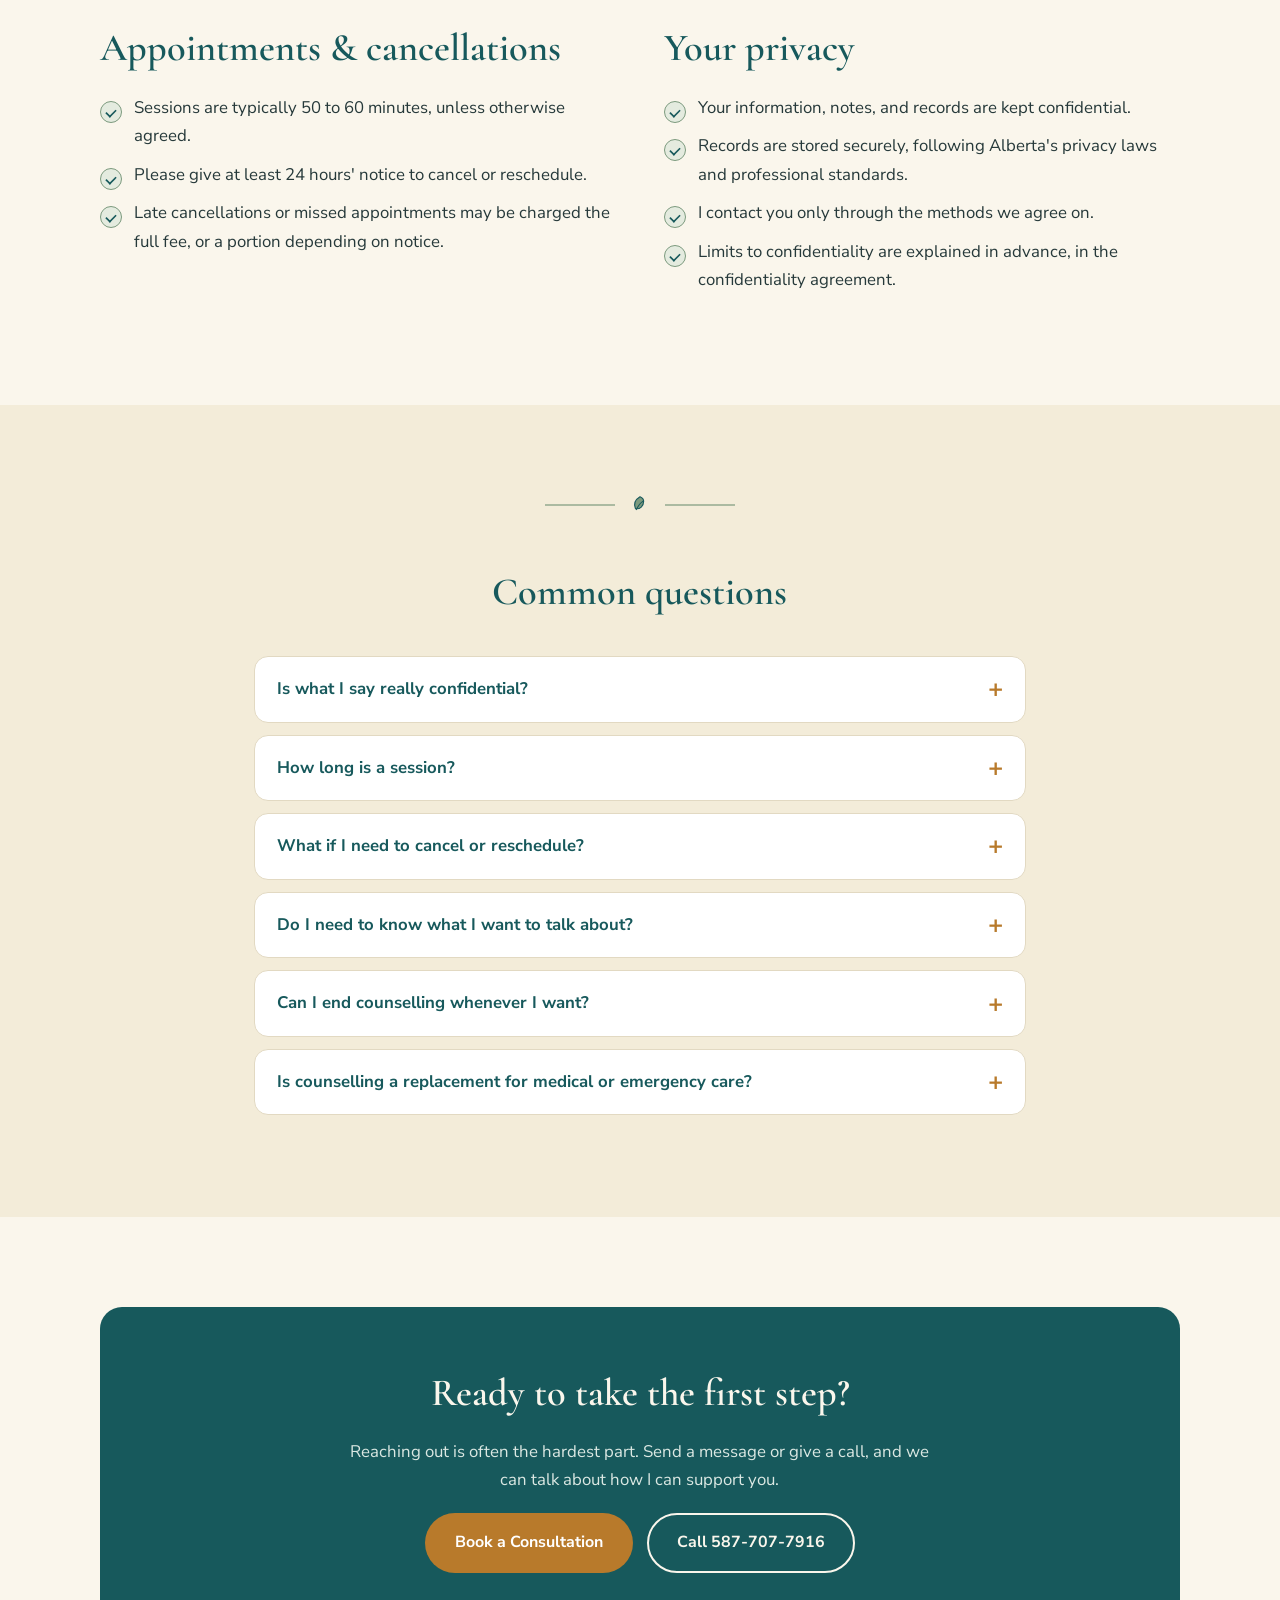
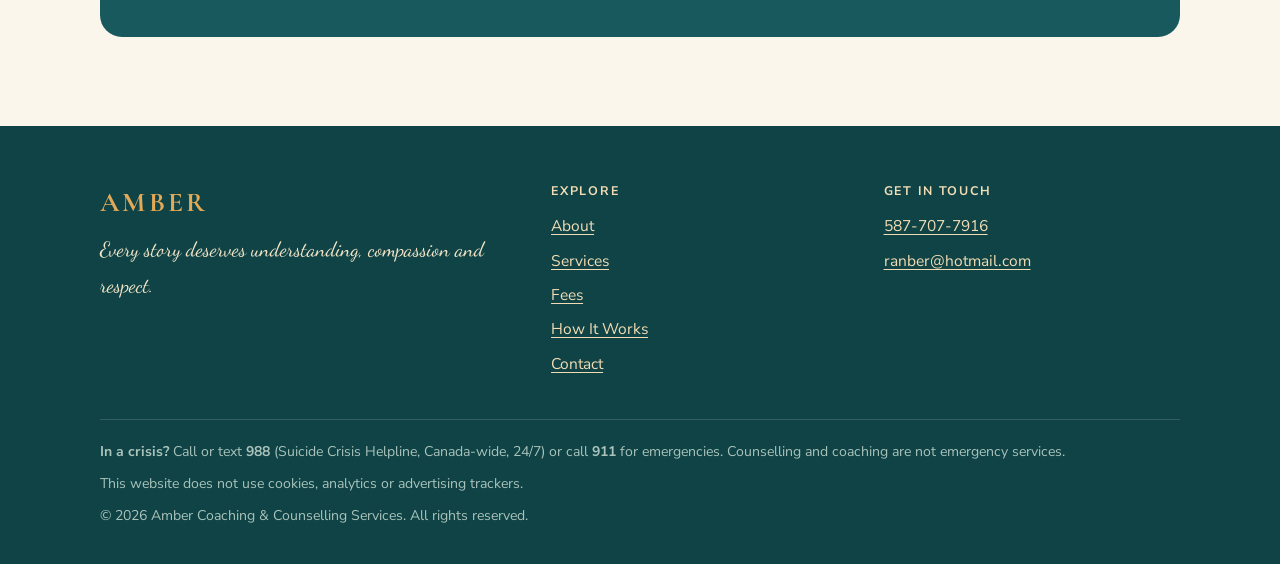
<file: how-it-works.html>
<!DOCTYPE html>
<html lang="en-CA">
<head>
  <meta charset="utf-8">
  <meta name="viewport" content="width=device-width, initial-scale=1">
  <title>How It Works | Amber Coaching & Counselling Services</title>
  <meta name="description" content="How counselling works with Amber: getting started, cancellations, privacy, and answers to common questions.">
  <meta name="theme-color" content="#17595c">
  <meta property="og:title" content="How It Works | Amber Coaching & Counselling Services">
  <meta property="og:description" content="How counselling works with Amber: getting started, cancellations, privacy, and answers to common questions.">
  <meta property="og:type" content="website">
  <link rel="icon" href="images/favicon.png" type="image/png">
  <link rel="preconnect" href="https://fonts.googleapis.com">
  <link rel="preconnect" href="https://fonts.gstatic.com" crossorigin>
  <link href="https://fonts.googleapis.com/css2?family=Cormorant+Garamond:wght@500;600;700&family=Dancing+Script:wght@500;600&family=Nunito+Sans:wght@400;600;700;800&display=swap" rel="stylesheet">
  <link rel="stylesheet" href="css/style.css">
</head>
<body>
  <a class="skip-link" href="#main">Skip to main content</a>

  <header class="site-header">
    <div class="container header-inner">
      <a class="brand" href="index.html" aria-label="Amber Coaching & Counselling Services - home">
        <img class="brand-mark" src="images/logo-emblem.png" alt="" width="46" height="48">
        <span class="brand-text">
          <span class="brand-name">AMBER</span>
          <span class="brand-sub">Coaching &amp; Counselling Services</span>
        </span>
      </a>
      <button class="nav-toggle" type="button" aria-expanded="false" aria-controls="site-nav">Menu</button>
      <nav class="site-nav" id="site-nav" aria-label="Main">
        <ul>
          <li><a href="index.html">Home</a></li>
          <li><a href="about.html">About</a></li>
          <li><a href="services.html">Services</a></li>
          <li><a href="fees.html">Fees</a></li>
          <li><a href="how-it-works.html" aria-current="page">How It Works</a></li>
          <li><a class="nav-cta" href="contact.html#request">Book a Consultation</a></li>
        </ul>
      </nav>
    </div>
  </header>

  <main id="main">
    <section class="page-banner" style="padding-bottom:clamp(30px,5vw,50px)">
      <div class="container">
        <div class="divider"><svg width="22" height="22" viewBox="0 0 24 24" aria-hidden="true"><path d="M12 3c-5 3-7 8-5 13 5 1 9-3 9-8 0-2-1.500-4-4-5z" fill="#7c9a7e" stroke="#17595c" stroke-width="1.2" stroke-linejoin="round"/><path d="M8 17c2-4 4-7 7-9" stroke="#17595c" stroke-width="1.2" fill="none" stroke-linecap="round"/></svg></div>
        <h1>How It Works</h1>
        <p>Clear information so you know exactly what to expect.</p>
      </div>
    </section>
    <section>
      <div class="container">
        <div class="section-head reveal">
          <div class="divider"><svg width="22" height="22" viewBox="0 0 24 24" aria-hidden="true"><path d="M12 3c-5 3-7 8-5 13 5 1 9-3 9-8 0-2-1.500-4-4-5z" fill="#7c9a7e" stroke="#17595c" stroke-width="1.2" stroke-linejoin="round"/><path d="M8 17c2-4 4-7 7-9" stroke="#17595c" stroke-width="1.2" fill="none" stroke-linecap="round"/></svg></div>
          <h2>Getting started</h2>
        </div>
        <ol class="steps prose">
          <li class="reveal"><h3>Reach out</h3><p>Send a message or call. Tell me a little about what you are looking for. A few words is plenty.</p></li>
          <li class="reveal"><h3>Have a first conversation</h3><p>We talk about what brings you here and what you hope for, and you can ask any questions. You decide if it feels right.</p></li>
          <li class="reveal"><h3>Review the paperwork</h3><p>Before we begin you will receive a short service agreement, a confidentiality and privacy agreement, and a risk acknowledgement, so everything is clear and in writing.</p></li>
          <li class="reveal"><h3>Begin your sessions</h3><p>Sessions are usually 50 to 60 minutes. We work at your pace, and you can pause or stop at any time.</p></li>
        </ol>
      </div>
    </section>

    <section class="section-soft">
      <div class="container prose reveal">
        <div class="note" style="margin:0">
          <p><strong>Fees are on a sliding scale</strong> so that support is within reach. You will find the details on the <a href="fees.html">Fees page</a>.</p>
        </div>
      </div>
    </section>

    <section>
      <div class="container two-col">
        <div class="reveal">
          <h2>Appointments &amp; cancellations</h2>
          <ul class="checklist">
            <li>Sessions are typically 50 to 60 minutes, unless otherwise agreed.</li>
            <li>Please give at least 24 hours' notice to cancel or reschedule.</li>
            <li>Late cancellations or missed appointments may be charged the full fee, or a portion depending on notice.</li>
          </ul>
        </div>
        <div class="reveal">
          <h2>Your privacy</h2>
          <ul class="checklist">
            <li>Your information, notes, and records are kept confidential.</li>
            <li>Records are stored securely, following Alberta's privacy laws and professional standards.</li>
            <li>I contact you only through the methods we agree on.</li>
            <li>Limits to confidentiality are explained in advance, in the confidentiality agreement.</li>
          </ul>
        </div>
      </div>
    </section>

    <section class="section-soft">
      <div class="container prose">
        <div class="section-head reveal">
          <div class="divider"><svg width="22" height="22" viewBox="0 0 24 24" aria-hidden="true"><path d="M12 3c-5 3-7 8-5 13 5 1 9-3 9-8 0-2-1.500-4-4-5z" fill="#7c9a7e" stroke="#17595c" stroke-width="1.2" stroke-linejoin="round"/><path d="M8 17c2-4 4-7 7-9" stroke="#17595c" stroke-width="1.2" fill="none" stroke-linecap="round"/></svg></div>
          <h2>Common questions</h2>
        </div>
        <div class="faq">
          <details class="reveal">
            <summary>Is what I say really confidential?</summary>
            <p>Yes. Everything you share, including notes and records, is kept private and secure. There are a few limited exceptions, such as a risk of serious harm to yourself or others, suspected abuse of a child or vulnerable adult, or when the law requires disclosure. I will always try to talk with you first whenever possible.</p>
          </details>
          <details class="reveal">
            <summary>How long is a session?</summary>
            <p>Sessions are usually 50 to 60 minutes. A longer 90-minute session is also available if you would like more time.</p>
          </details>
          <details class="reveal">
            <summary>What if I need to cancel or reschedule?</summary>
            <p>Please give at least 24 hours' notice. Late cancellations or missed appointments may be charged the full fee, or a portion of it depending on how much notice was given.</p>
          </details>
          <details class="reveal">
            <summary>Do I need to know what I want to talk about?</summary>
            <p>Not at all. Many people begin with just a feeling that something needs to change. We figure out the rest together.</p>
          </details>
          <details class="reveal">
            <summary>Can I end counselling whenever I want?</summary>
            <p>Yes. You have the right to ask questions, make informed decisions about your care, and refuse or end services at any time.</p>
          </details>
          <details class="reveal">
            <summary>Is counselling a replacement for medical or emergency care?</summary>
            <p>No. Counselling and coaching can support your well-being, but they are not a substitute for medical care, psychiatric treatment, or emergency services.</p>
          </details>
        </div>
      </div>
    </section>

    <section>
      <div class="container reveal">
        <div class="cta-band">
          <h2>Ready to take the first step?</h2>
          <p>Reaching out is often the hardest part. Send a message or give a call, and we can talk about how I can support you.</p>
          <div class="btn-row">
            <a class="btn btn-primary" href="contact.html#request">Book a Consultation</a>
            <a class="btn btn-outline" href="tel:+15877077916">Call 587-707-7916</a>
          </div>
        </div>
      </div>
    </section>
  </main>

  <footer class="site-footer">
    <div class="container">
      <div class="footer-grid">
        <div>
          <div class="footer-brand">AMBER</div>
          <p class="footer-tag">Every story deserves understanding, compassion and respect.</p>
        </div>
        <div>
          <h4>Explore</h4>
          <ul>
            <li><a href="about.html">About</a></li>
            <li><a href="services.html">Services</a></li>
            <li><a href="fees.html">Fees</a></li>
            <li><a href="how-it-works.html">How It Works</a></li>
            <li><a href="contact.html">Contact</a></li>
          </ul>
        </div>
        <div>
          <h4>Get in touch</h4>
          <ul>
            <li><a href="tel:+15877077916">587-707-7916</a></li>
            <li><a href="mailto:ranber@hotmail.com">ranber@hotmail.com</a></li>
          </ul>
        </div>
      </div>
      <div class="footer-bottom">
        <p><strong>In a crisis?</strong> Call or text <strong>988</strong> (Suicide Crisis Helpline, Canada-wide, 24/7) or call <strong>911</strong> for emergencies. Counselling and coaching are not emergency services.</p>
        <p>This website does not use cookies, analytics or advertising trackers.</p>
        <p>&copy; <span id="year">2026</span> Amber Coaching & Counselling Services. All rights reserved.</p>
      </div>
    </div>
  </footer>

  <script src="js/main.js"></script>
</body>
</html>
</file>
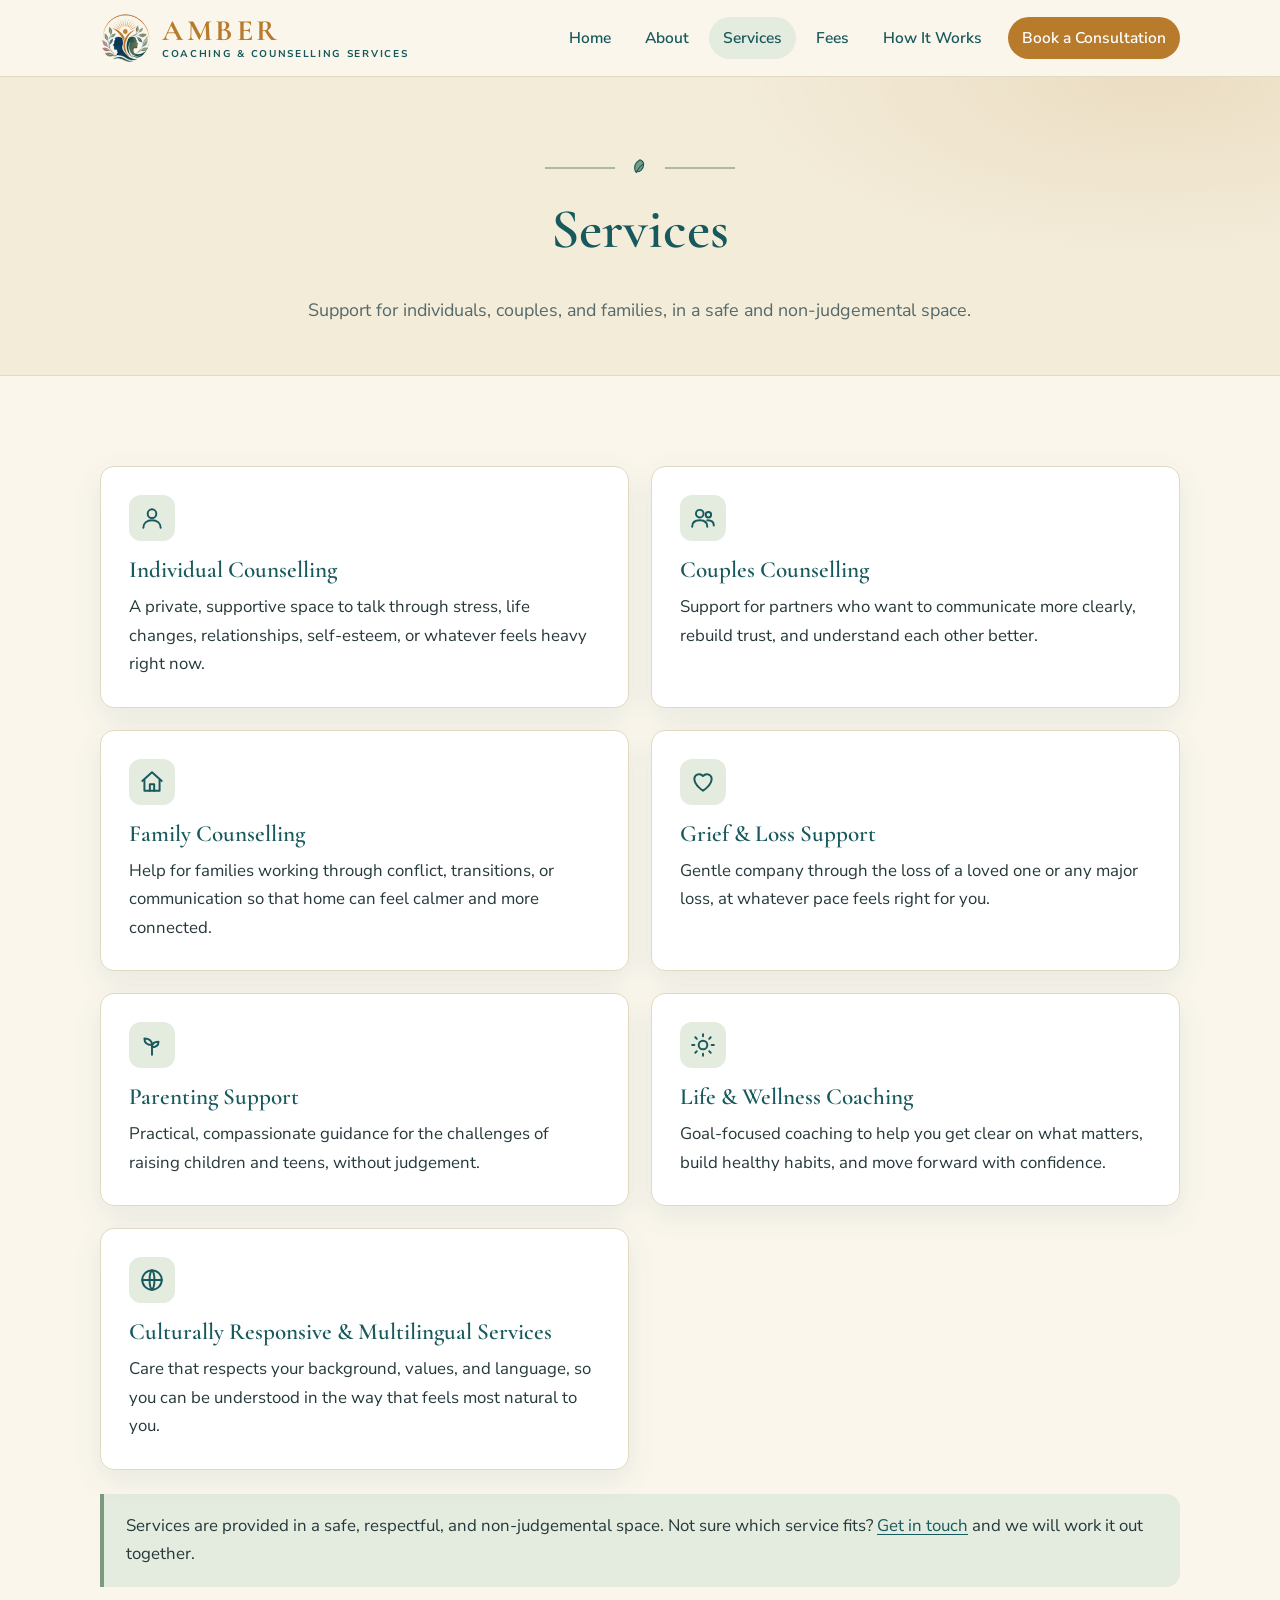
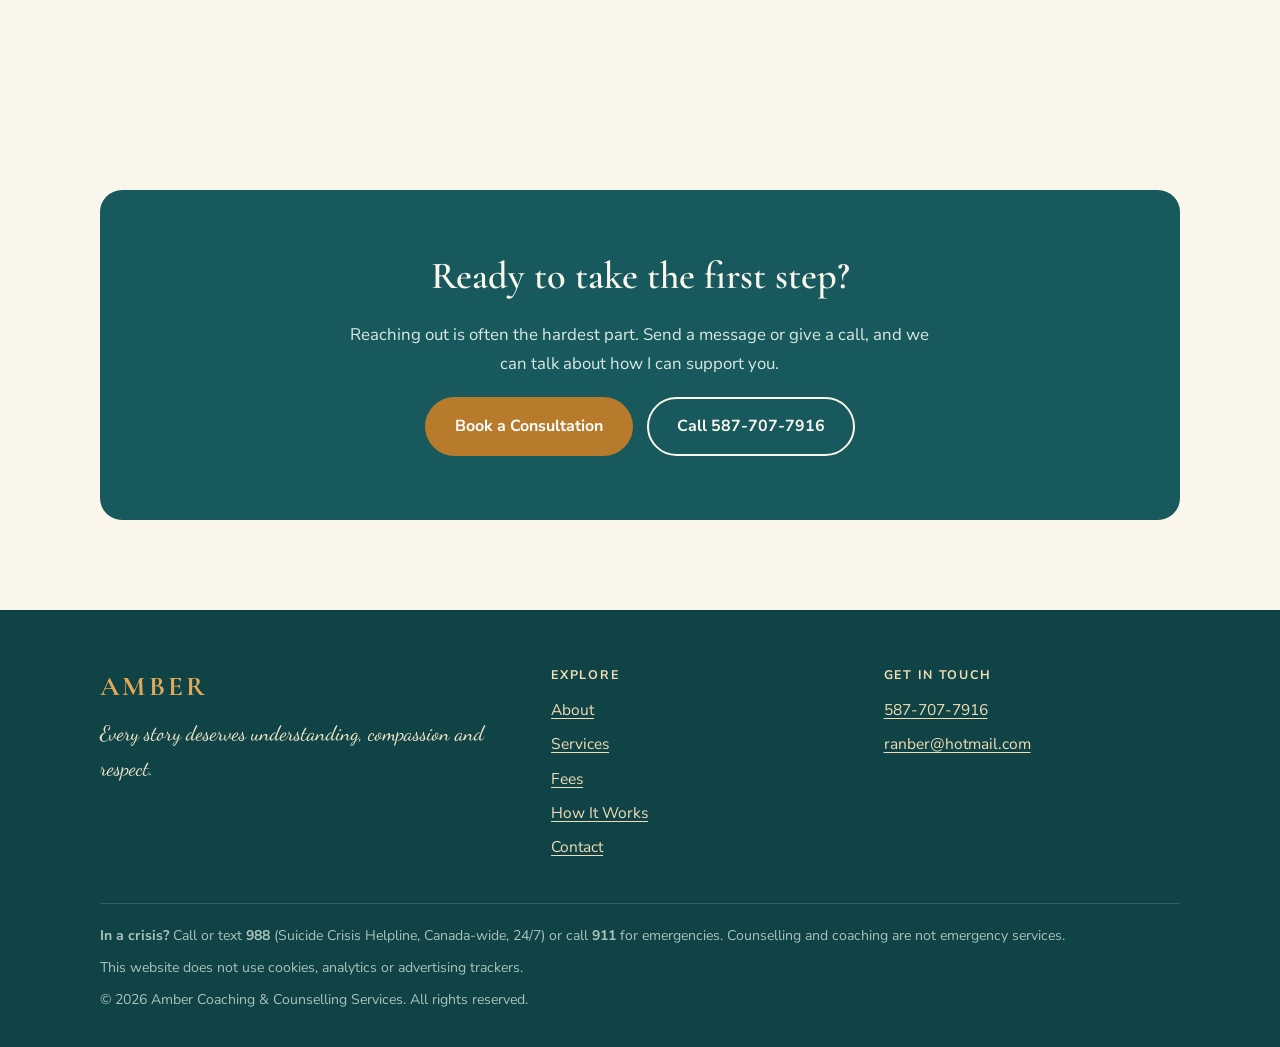
<file: services.html>
<!DOCTYPE html>
<html lang="en-CA">
<head>
  <meta charset="utf-8">
  <meta name="viewport" content="width=device-width, initial-scale=1">
  <title>Services | Amber Coaching & Counselling Services</title>
  <meta name="description" content="Individual, couples, family, grief and loss counselling, parenting support, life and wellness coaching, and multilingual services.">
  <meta name="theme-color" content="#17595c">
  <meta property="og:title" content="Services | Amber Coaching & Counselling Services">
  <meta property="og:description" content="Individual, couples, family, grief and loss counselling, parenting support, life and wellness coaching, and multilingual services.">
  <meta property="og:type" content="website">
  <link rel="icon" href="images/favicon.png" type="image/png">
  <link rel="preconnect" href="https://fonts.googleapis.com">
  <link rel="preconnect" href="https://fonts.gstatic.com" crossorigin>
  <link href="https://fonts.googleapis.com/css2?family=Cormorant+Garamond:wght@500;600;700&family=Dancing+Script:wght@500;600&family=Nunito+Sans:wght@400;600;700;800&display=swap" rel="stylesheet">
  <link rel="stylesheet" href="css/style.css">
</head>
<body>
  <a class="skip-link" href="#main">Skip to main content</a>

  <header class="site-header">
    <div class="container header-inner">
      <a class="brand" href="index.html" aria-label="Amber Coaching & Counselling Services - home">
        <img class="brand-mark" src="images/logo-emblem.png" alt="" width="46" height="48">
        <span class="brand-text">
          <span class="brand-name">AMBER</span>
          <span class="brand-sub">Coaching &amp; Counselling Services</span>
        </span>
      </a>
      <button class="nav-toggle" type="button" aria-expanded="false" aria-controls="site-nav">Menu</button>
      <nav class="site-nav" id="site-nav" aria-label="Main">
        <ul>
          <li><a href="index.html">Home</a></li>
          <li><a href="about.html">About</a></li>
          <li><a href="services.html" aria-current="page">Services</a></li>
          <li><a href="fees.html">Fees</a></li>
          <li><a href="how-it-works.html">How It Works</a></li>
          <li><a class="nav-cta" href="contact.html#request">Book a Consultation</a></li>
        </ul>
      </nav>
    </div>
  </header>

  <main id="main">
    <section class="page-banner" style="padding-bottom:clamp(30px,5vw,50px)">
      <div class="container">
        <div class="divider"><svg width="22" height="22" viewBox="0 0 24 24" aria-hidden="true"><path d="M12 3c-5 3-7 8-5 13 5 1 9-3 9-8 0-2-1.500-4-4-5z" fill="#7c9a7e" stroke="#17595c" stroke-width="1.2" stroke-linejoin="round"/><path d="M8 17c2-4 4-7 7-9" stroke="#17595c" stroke-width="1.2" fill="none" stroke-linecap="round"/></svg></div>
        <h1>Services</h1>
        <p>Support for individuals, couples, and families, in a safe and non-judgemental space.</p>
      </div>
    </section>
    <section>
      <div class="container">
        <div class="grid grid-2">
        <article class="card reveal">
          <div class="icon"><svg viewBox="0 0 24 24" fill="none" stroke="#17595c" stroke-width="1.8" stroke-linecap="round" stroke-linejoin="round" aria-hidden="true"><circle cx="12" cy="8" r="4"/><path d="M4 21c0-4.500 3.500-7 8-7s8 2.500 8 7"/></svg></div>
          <h3>Individual Counselling</h3>
          <p>A private, supportive space to talk through stress, life changes, relationships, self-esteem, or whatever feels heavy right now.</p>
        </article>
        <article class="card reveal">
          <div class="icon"><svg viewBox="0 0 24 24" fill="none" stroke="#17595c" stroke-width="1.8" stroke-linecap="round" stroke-linejoin="round" aria-hidden="true"><circle cx="9" cy="8" r="3.500"/><circle cx="17" cy="9" r="2.500"/><path d="M2 20c0-4 3-6 7-6s7 2 7 6M16 14c3.500 0 6 1.500 6 5"/></svg></div>
          <h3>Couples Counselling</h3>
          <p>Support for partners who want to communicate more clearly, rebuild trust, and understand each other better.</p>
        </article>
        <article class="card reveal">
          <div class="icon"><svg viewBox="0 0 24 24" fill="none" stroke="#17595c" stroke-width="1.8" stroke-linecap="round" stroke-linejoin="round" aria-hidden="true"><path d="M3 11l9-8 9 8"/><path d="M5 10v10h14V10"/><path d="M10 20v-6h4v6"/></svg></div>
          <h3>Family Counselling</h3>
          <p>Help for families working through conflict, transitions, or communication so that home can feel calmer and more connected.</p>
        </article>
        <article class="card reveal">
          <div class="icon"><svg viewBox="0 0 24 24" fill="none" stroke="#17595c" stroke-width="1.8" stroke-linecap="round" stroke-linejoin="round" aria-hidden="true"><path d="M12 20s-8-5-8-11a4.500 4.500 0 0 1 8-2.500A4.500 4.500 0 0 1 20 9c0 6-8 11-8 11z"/></svg></div>
          <h3>Grief &amp; Loss Support</h3>
          <p>Gentle company through the loss of a loved one or any major loss, at whatever pace feels right for you.</p>
        </article>
        <article class="card reveal">
          <div class="icon"><svg viewBox="0 0 24 24" fill="none" stroke="#17595c" stroke-width="1.8" stroke-linecap="round" stroke-linejoin="round" aria-hidden="true"><path d="M12 21v-9"/><path d="M12 12c0-4-3-6-7-6 0 4 3 6 7 6z"/><path d="M12 14c0-3 2-5 6-5 0 3-2 5-6 5z"/></svg></div>
          <h3>Parenting Support</h3>
          <p>Practical, compassionate guidance for the challenges of raising children and teens, without judgement.</p>
        </article>
        <article class="card reveal">
          <div class="icon"><svg viewBox="0 0 24 24" fill="none" stroke="#17595c" stroke-width="1.8" stroke-linecap="round" stroke-linejoin="round" aria-hidden="true"><circle cx="12" cy="12" r="4"/><path d="M12 2v2M12 20v2M4.900 4.900l1.400 1.400M17.700 17.700l1.400 1.400M2 12h2M20 12h2M4.900 19.100l1.400-1.400M17.700 6.300l1.400-1.400"/></svg></div>
          <h3>Life &amp; Wellness Coaching</h3>
          <p>Goal-focused coaching to help you get clear on what matters, build healthy habits, and move forward with confidence.</p>
        </article>
        <article class="card reveal">
          <div class="icon"><svg viewBox="0 0 24 24" fill="none" stroke="#17595c" stroke-width="1.8" stroke-linecap="round" stroke-linejoin="round" aria-hidden="true"><circle cx="12" cy="12" r="9"/><path d="M3 12h18M12 3c3 3 3 15 0 18M12 3c-3 3-3 15 0 18"/></svg></div>
          <h3>Culturally Responsive &amp; Multilingual Services</h3>
          <p>Care that respects your background, values, and language, so you can be understood in the way that feels most natural to you.</p>
        </article>
        </div>
        <div class="note reveal">
          <p>Services are provided in a safe, respectful, and non-judgemental space. Not sure which service fits? <a href="contact.html">Get in touch</a> and we will work it out together.</p>
        </div>
      </div>
    </section>

    <section>
      <div class="container reveal">
        <div class="cta-band">
          <h2>Ready to take the first step?</h2>
          <p>Reaching out is often the hardest part. Send a message or give a call, and we can talk about how I can support you.</p>
          <div class="btn-row">
            <a class="btn btn-primary" href="contact.html#request">Book a Consultation</a>
            <a class="btn btn-outline" href="tel:+15877077916">Call 587-707-7916</a>
          </div>
        </div>
      </div>
    </section>
  </main>

  <footer class="site-footer">
    <div class="container">
      <div class="footer-grid">
        <div>
          <div class="footer-brand">AMBER</div>
          <p class="footer-tag">Every story deserves understanding, compassion and respect.</p>
        </div>
        <div>
          <h4>Explore</h4>
          <ul>
            <li><a href="about.html">About</a></li>
            <li><a href="services.html">Services</a></li>
            <li><a href="fees.html">Fees</a></li>
            <li><a href="how-it-works.html">How It Works</a></li>
            <li><a href="contact.html">Contact</a></li>
          </ul>
        </div>
        <div>
          <h4>Get in touch</h4>
          <ul>
            <li><a href="tel:+15877077916">587-707-7916</a></li>
            <li><a href="mailto:ranber@hotmail.com">ranber@hotmail.com</a></li>
          </ul>
        </div>
      </div>
      <div class="footer-bottom">
        <p><strong>In a crisis?</strong> Call or text <strong>988</strong> (Suicide Crisis Helpline, Canada-wide, 24/7) or call <strong>911</strong> for emergencies. Counselling and coaching are not emergency services.</p>
        <p>This website does not use cookies, analytics or advertising trackers.</p>
        <p>&copy; <span id="year">2026</span> Amber Coaching & Counselling Services. All rights reserved.</p>
      </div>
    </div>
  </footer>

  <script src="js/main.js"></script>
</body>
</html>
</file>
<file: css/style.css>
/* ==========================================================
   Amber Coaching & Counselling Services
   Palette taken from the brand: cream, deep teal, amber, sage
   ========================================================== */

:root {
  --cream: #faf6ec;
  --cream-deep: #f3ecd9;
  --teal: #17595c;
  --teal-dark: #0f4346;
  --amber: #b87a2b;
  --amber-dark: #9a6320;
  --sage: #7c9a7e;
  --sage-soft: #e4ebdf;
  --ink: #26393a;
  --muted: #55696a;
  --line: #e2d9c2;
  --white: #ffffff;

  --serif: "Cormorant Garamond", Georgia, "Times New Roman", serif;
  --sans: "Nunito Sans", system-ui, -apple-system, "Segoe UI", Roboto, sans-serif;
  --script: "Dancing Script", "Brush Script MT", cursive;

  --radius: 14px;
  --shadow: 0 10px 30px rgba(23, 89, 92, 0.08);
  --max: 1080px;
}

* { box-sizing: border-box; }

html { scroll-behavior: smooth; }

body {
  margin: 0;
  font-family: var(--sans);
  font-size: 1.05rem;
  line-height: 1.7;
  color: var(--ink);
  background: var(--cream);
  -webkit-font-smoothing: antialiased;
}

img, svg { max-width: 100%; display: block; }

a { color: var(--teal); text-underline-offset: 3px; }
a:hover { color: var(--amber-dark); }

h1, h2, h3 {
  font-family: var(--serif);
  color: var(--teal);
  line-height: 1.15;
  margin: 0 0 0.6em;
  font-weight: 600;
}
h1 { font-size: clamp(2.3rem, 5vw, 3.5rem); }
h2 { font-size: clamp(1.8rem, 3.4vw, 2.4rem); }
h3 { font-size: 1.45rem; }

p { margin: 0 0 1.1em; }

.container {
  width: min(100% - 40px, var(--max));
  margin-inline: auto;
}

.skip-link {
  position: absolute;
  left: -999px;
  top: 8px;
  background: var(--teal);
  color: var(--white);
  padding: 10px 16px;
  border-radius: 8px;
  z-index: 100;
}
.skip-link:focus { left: 8px; }

:focus-visible {
  outline: 3px solid var(--amber);
  outline-offset: 3px;
  border-radius: 4px;
}

/* ---------- Header ---------- */
.site-header {
  position: sticky;
  top: 0;
  z-index: 50;
  background: rgba(250, 246, 236, 0.94);
  backdrop-filter: blur(8px);
  border-bottom: 1px solid var(--line);
}
.header-inner {
  display: flex;
  align-items: center;
  justify-content: space-between;
  gap: 20px;
  padding: 12px 0;
}
.brand {
  display: flex;
  align-items: center;
  gap: 12px;
  text-decoration: none;
}
.brand-mark { width: 50px; height: 52px; flex: none; object-fit: contain; }
.brand-text { display: flex; flex-direction: column; line-height: 1; }
.brand-name {
  font-family: var(--serif);
  font-weight: 700;
  font-size: 1.85rem;
  letter-spacing: 0.12em;
  color: var(--amber);
}
.brand-sub {
  font-size: 0.62rem;
  letter-spacing: 0.17em;
  text-transform: uppercase;
  color: var(--teal);
  font-weight: 700;
  margin-top: 4px;
}

.nav-toggle {
  display: none;
  background: none;
  border: 1.5px solid var(--teal);
  color: var(--teal);
  font: inherit;
  font-weight: 700;
  padding: 8px 14px;
  border-radius: 999px;
  cursor: pointer;
}

.site-nav ul {
  list-style: none;
  display: flex;
  align-items: center;
  gap: 6px;
  margin: 0;
  padding: 0;
}
.site-nav a {
  display: block;
  padding: 8px 14px;
  border-radius: 999px;
  text-decoration: none;
  color: var(--teal);
  font-weight: 600;
  font-size: 0.97rem;
}
.site-nav a:hover { background: var(--sage-soft); }
.site-nav a[aria-current="page"] { background: var(--sage-soft); }
.site-nav a.nav-cta {
  background: var(--amber);
  color: var(--white);
  margin-left: 6px;
}
.site-nav a.nav-cta:hover { background: var(--amber-dark); color: var(--white); }

/* ---------- Buttons ---------- */
.btn {
  display: inline-block;
  padding: 14px 28px;
  border-radius: 999px;
  font-weight: 700;
  text-decoration: none;
  border: 2px solid transparent;
  cursor: pointer;
  font-family: var(--sans);
  font-size: 1rem;
  transition: transform 0.15s ease, background 0.15s ease;
}
.btn:hover { transform: translateY(-2px); }
.btn-primary { background: var(--amber); color: var(--white); }
.btn-primary:hover { background: var(--amber-dark); color: var(--white); }
.btn-outline { border-color: var(--teal); color: var(--teal); background: transparent; }
.btn-outline:hover { background: var(--teal); color: var(--white); }
.btn-row { display: flex; flex-wrap: wrap; gap: 14px; margin-top: 8px; }

/* ---------- Hero ---------- */
.hero {
  position: relative;
  overflow: hidden;
  padding: clamp(60px, 10vw, 120px) 0 clamp(60px, 9vw, 110px);
  background:
    radial-gradient(900px 400px at 85% 10%, rgba(184, 122, 43, 0.14), transparent 60%),
    radial-gradient(700px 400px at 5% 90%, rgba(124, 154, 126, 0.2), transparent 60%),
    var(--cream);
}
.hero-grid {
  display: grid;
  grid-template-columns: 1.2fr 0.8fr;
  gap: 48px;
  align-items: center;
}
.eyebrow {
  text-transform: uppercase;
  letter-spacing: 0.18em;
  font-size: 0.8rem;
  font-weight: 700;
  color: var(--amber-dark);
  margin-bottom: 14px;
}
.tagline {
  font-family: var(--script);
  font-size: clamp(1.5rem, 3vw, 2rem);
  color: var(--teal);
  margin: 0 0 20px;
  line-height: 1.3;
}
.hero p.lead { font-size: 1.18rem; color: var(--muted); max-width: 34em; }

.hero-art {
  justify-self: center;
  width: min(100%, 360px);
  aspect-ratio: 1;
  border-radius: 50%;
  background: linear-gradient(160deg, var(--sage-soft), var(--cream-deep));
  display: grid;
  place-items: center;
  box-shadow: var(--shadow);
  position: relative;
}
.hero-art img { width: 74%; height: auto; }
.hero-art::after {
  content: "";
  position: absolute;
  inset: -14px;
  border: 1.5px dashed var(--sage);
  border-radius: 50%;
  opacity: 0.6;
}

/* ---------- Sections ---------- */
section { padding: clamp(48px, 7vw, 90px) 0; }
.section-soft { background: var(--cream-deep); }
.section-head { max-width: 40em; margin: 0 auto 42px; text-align: center; }
.section-head p { color: var(--muted); }

.divider {
  display: flex;
  align-items: center;
  justify-content: center;
  gap: 14px;
  margin: 0 auto 18px;
  color: var(--sage);
}
.divider::before, .divider::after {
  content: "";
  width: 70px;
  height: 1.5px;
  background: var(--sage);
  opacity: 0.6;
}

/* ---------- Cards ---------- */
.grid { display: grid; gap: 22px; }
.grid-3 { grid-template-columns: repeat(3, 1fr); }
.grid-2 { grid-template-columns: repeat(2, 1fr); }

.card {
  background: var(--white);
  border: 1px solid var(--line);
  border-radius: var(--radius);
  padding: 28px;
  box-shadow: var(--shadow);
}
.card h3 { margin-bottom: 0.4em; }
.card p:last-child { margin-bottom: 0; }
.card .icon {
  width: 46px;
  height: 46px;
  border-radius: 12px;
  background: var(--sage-soft);
  display: grid;
  place-items: center;
  margin-bottom: 16px;
}
.card .icon svg { width: 26px; height: 26px; }

.card-link {
  display: inline-block;
  margin-top: 10px;
  font-weight: 700;
}

/* ---------- Page banner ---------- */
.page-banner {
  padding: clamp(46px, 7vw, 80px) 0 clamp(30px, 5vw, 50px);
  background:
    radial-gradient(700px 300px at 90% 0%, rgba(184, 122, 43, 0.13), transparent 60%),
    var(--cream-deep);
  border-bottom: 1px solid var(--line);
  text-align: center;
}
.page-banner p { max-width: 38em; margin: 0 auto; color: var(--muted); font-size: 1.12rem; }

/* ---------- Content blocks ---------- */
.prose { max-width: 46em; margin-inline: auto; }
.prose h2 { margin-top: 1.4em; }
.prose h2:first-child { margin-top: 0; }

.two-col {
  display: grid;
  grid-template-columns: 1fr 1fr;
  gap: 48px;
  align-items: start;
}

.checklist { list-style: none; padding: 0; margin: 0 0 1.2em; }
.checklist li {
  position: relative;
  padding-left: 34px;
  margin-bottom: 10px;
}
.checklist li::before {
  content: "";
  position: absolute;
  left: 0;
  top: 7px;
  width: 20px;
  height: 20px;
  border-radius: 50%;
  background: var(--sage-soft);
  border: 1.5px solid var(--sage);
}
.checklist li::after {
  content: "";
  position: absolute;
  left: 7px;
  top: 12px;
  width: 6px;
  height: 10px;
  border: solid var(--teal);
  border-width: 0 2px 2px 0;
  transform: rotate(45deg) scale(0.8);
}

.steps { counter-reset: step; list-style: none; padding: 0; margin: 0; display: grid; gap: 18px; }
.steps li {
  counter-increment: step;
  background: var(--white);
  border: 1px solid var(--line);
  border-radius: var(--radius);
  padding: 22px 24px 22px 80px;
  position: relative;
  box-shadow: var(--shadow);
}
.steps li::before {
  content: counter(step);
  position: absolute;
  left: 22px;
  top: 20px;
  width: 38px;
  height: 38px;
  border-radius: 50%;
  background: var(--amber);
  color: var(--white);
  font-family: var(--serif);
  font-size: 1.4rem;
  font-weight: 700;
  display: grid;
  place-items: center;
}
.steps h3 { margin-bottom: 0.25em; font-size: 1.3rem; }
.steps p { margin: 0; color: var(--muted); }

.fee-table { width: 100%; border-collapse: collapse; background: var(--white); border-radius: var(--radius); overflow: hidden; box-shadow: var(--shadow); }
.fee-table th, .fee-table td { padding: 16px 20px; text-align: left; border-bottom: 1px solid var(--line); }
.fee-table th { background: var(--teal); color: var(--white); font-weight: 700; }
.fee-table tr:last-child td { border-bottom: 0; }
.fee-table td:last-child { font-weight: 800; color: var(--teal); white-space: nowrap; }

.note {
  background: var(--sage-soft);
  border-left: 4px solid var(--sage);
  border-radius: 0 var(--radius) var(--radius) 0;
  padding: 18px 22px;
  margin: 24px 0;
}
.note p:last-child { margin: 0; }

/* ---------- FAQ ---------- */
.faq details {
  background: var(--white);
  border: 1px solid var(--line);
  border-radius: var(--radius);
  margin-bottom: 12px;
  overflow: hidden;
}
.faq summary {
  cursor: pointer;
  padding: 18px 56px 18px 22px;
  font-weight: 700;
  color: var(--teal);
  list-style: none;
  position: relative;
}
.faq summary::-webkit-details-marker { display: none; }
.faq summary::after {
  content: "+";
  position: absolute;
  right: 22px;
  top: 50%;
  transform: translateY(-50%);
  font-size: 1.6rem;
  color: var(--amber);
  line-height: 1;
}
.faq details[open] summary::after { content: "–"; }
.faq details p { padding: 0 22px 18px; margin: 0; color: var(--muted); }

/* ---------- CTA band ---------- */
.cta-band {
  background: var(--teal);
  color: var(--cream);
  text-align: center;
  border-radius: 22px;
  padding: clamp(36px, 6vw, 64px) 24px;
}
.cta-band h2 { color: var(--cream); }
.cta-band p { max-width: 36em; margin-inline: auto; color: #dbe8e3; }
.cta-band .btn-row { justify-content: center; }
.cta-band .btn-outline { border-color: var(--cream); color: var(--cream); }
.cta-band .btn-outline:hover { background: var(--cream); color: var(--teal); }

/* ---------- Contact ---------- */
.contact-list { list-style: none; padding: 0; margin: 0; display: grid; gap: 16px; }
.contact-list li { display: flex; gap: 14px; align-items: flex-start; }
.contact-list .icon {
  width: 42px; height: 42px; flex: none; border-radius: 50%;
  background: var(--sage-soft); display: grid; place-items: center;
}
.contact-list .icon svg { width: 22px; height: 22px; }
.contact-list strong { display: block; color: var(--teal); }

form { display: grid; gap: 16px; }
label { font-weight: 700; color: var(--teal); display: block; margin-bottom: 6px; font-size: 0.97rem; }
input, textarea, select {
  width: 100%;
  font: inherit;
  padding: 13px 15px;
  border: 1.5px solid var(--line);
  border-radius: 10px;
  background: var(--white);
  color: var(--ink);
}
input:focus, textarea:focus, select:focus {
  outline: none;
  border-color: var(--teal);
  box-shadow: 0 0 0 3px rgba(23, 89, 92, 0.15);
}
textarea { min-height: 150px; resize: vertical; }
.form-hint { font-size: 0.9rem; color: var(--muted); margin: 0; }

.crisis {
  background: #fff6e6;
  border: 1.5px solid #e8c88f;
  border-radius: var(--radius);
  padding: 22px 26px;
}
.crisis h3 { color: var(--amber-dark); font-size: 1.3rem; }
.crisis ul { margin: 0; padding-left: 1.2em; }
.crisis li { margin-bottom: 6px; }

/* ---------- Footer ---------- */
.site-footer {
  background: var(--teal-dark);
  color: #cfe0da;
  padding: 54px 0 28px;
  font-size: 0.97rem;
}
.site-footer a { color: #f1dcb4; }
.site-footer a:hover { color: var(--white); }
.footer-grid {
  display: grid;
  grid-template-columns: 1.4fr 1fr 1fr;
  gap: 36px;
  margin-bottom: 34px;
}
.footer-brand {
  font-family: var(--serif);
  font-size: 1.7rem;
  letter-spacing: 0.12em;
  color: #e3a957;
  font-weight: 700;
}
.footer-tag { font-family: var(--script); font-size: 1.3rem; color: #f3e6c8; margin: 6px 0 0; }
.site-footer h4 {
  font-family: var(--sans);
  text-transform: uppercase;
  letter-spacing: 0.14em;
  font-size: 0.78rem;
  color: #f1dcb4;
  margin: 0 0 12px;
}
.site-footer ul { list-style: none; padding: 0; margin: 0; }
.site-footer li { margin-bottom: 8px; }
.footer-bottom {
  border-top: 1px solid rgba(255, 255, 255, 0.15);
  padding-top: 20px;
  font-size: 0.88rem;
  color: #a9c2ba;
}
.footer-bottom p { margin: 0 0 8px; }

/* ---------- Gentle fade-in ---------- */
.reveal { opacity: 0; transform: translateY(14px); transition: opacity 0.7s ease, transform 0.7s ease; }
.reveal.visible { opacity: 1; transform: none; }

@media (prefers-reduced-motion: reduce) {
  html { scroll-behavior: auto; }
  .reveal { opacity: 1; transform: none; transition: none; }
  .btn:hover { transform: none; }
}

/* ---------- Responsive ---------- */
@media (max-width: 900px) {
  .hero-grid, .two-col { grid-template-columns: 1fr; }
  .hero-art { order: -1; width: min(70%, 260px); }
  .grid-3 { grid-template-columns: 1fr 1fr; }
  .footer-grid { grid-template-columns: 1fr 1fr; }
  .footer-grid > :first-child { grid-column: 1 / -1; }
}

@media (max-width: 760px) {
  .nav-toggle { display: inline-block; }
  .site-nav {
    position: absolute;
    left: 0; right: 0; top: 100%;
    background: var(--cream);
    border-bottom: 1px solid var(--line);
    padding: 10px 20px 20px;
    display: none;
  }
  .site-nav.open { display: block; }
  .site-nav ul { flex-direction: column; align-items: stretch; gap: 4px; }
  .site-nav a { padding: 12px 16px; }
  .site-nav a.nav-cta { margin: 8px 0 0; text-align: center; }
  .grid-3, .grid-2 { grid-template-columns: 1fr; }
  .brand-name { font-size: 1.55rem; }
  .brand-sub { font-size: 0.55rem; }
  .steps li { padding-left: 70px; }
  .steps li::before { left: 16px; }
}

@media (max-width: 520px) {
  .footer-grid { grid-template-columns: 1fr; }
  .fee-table th, .fee-table td { padding: 12px 12px; }
}
</file>
